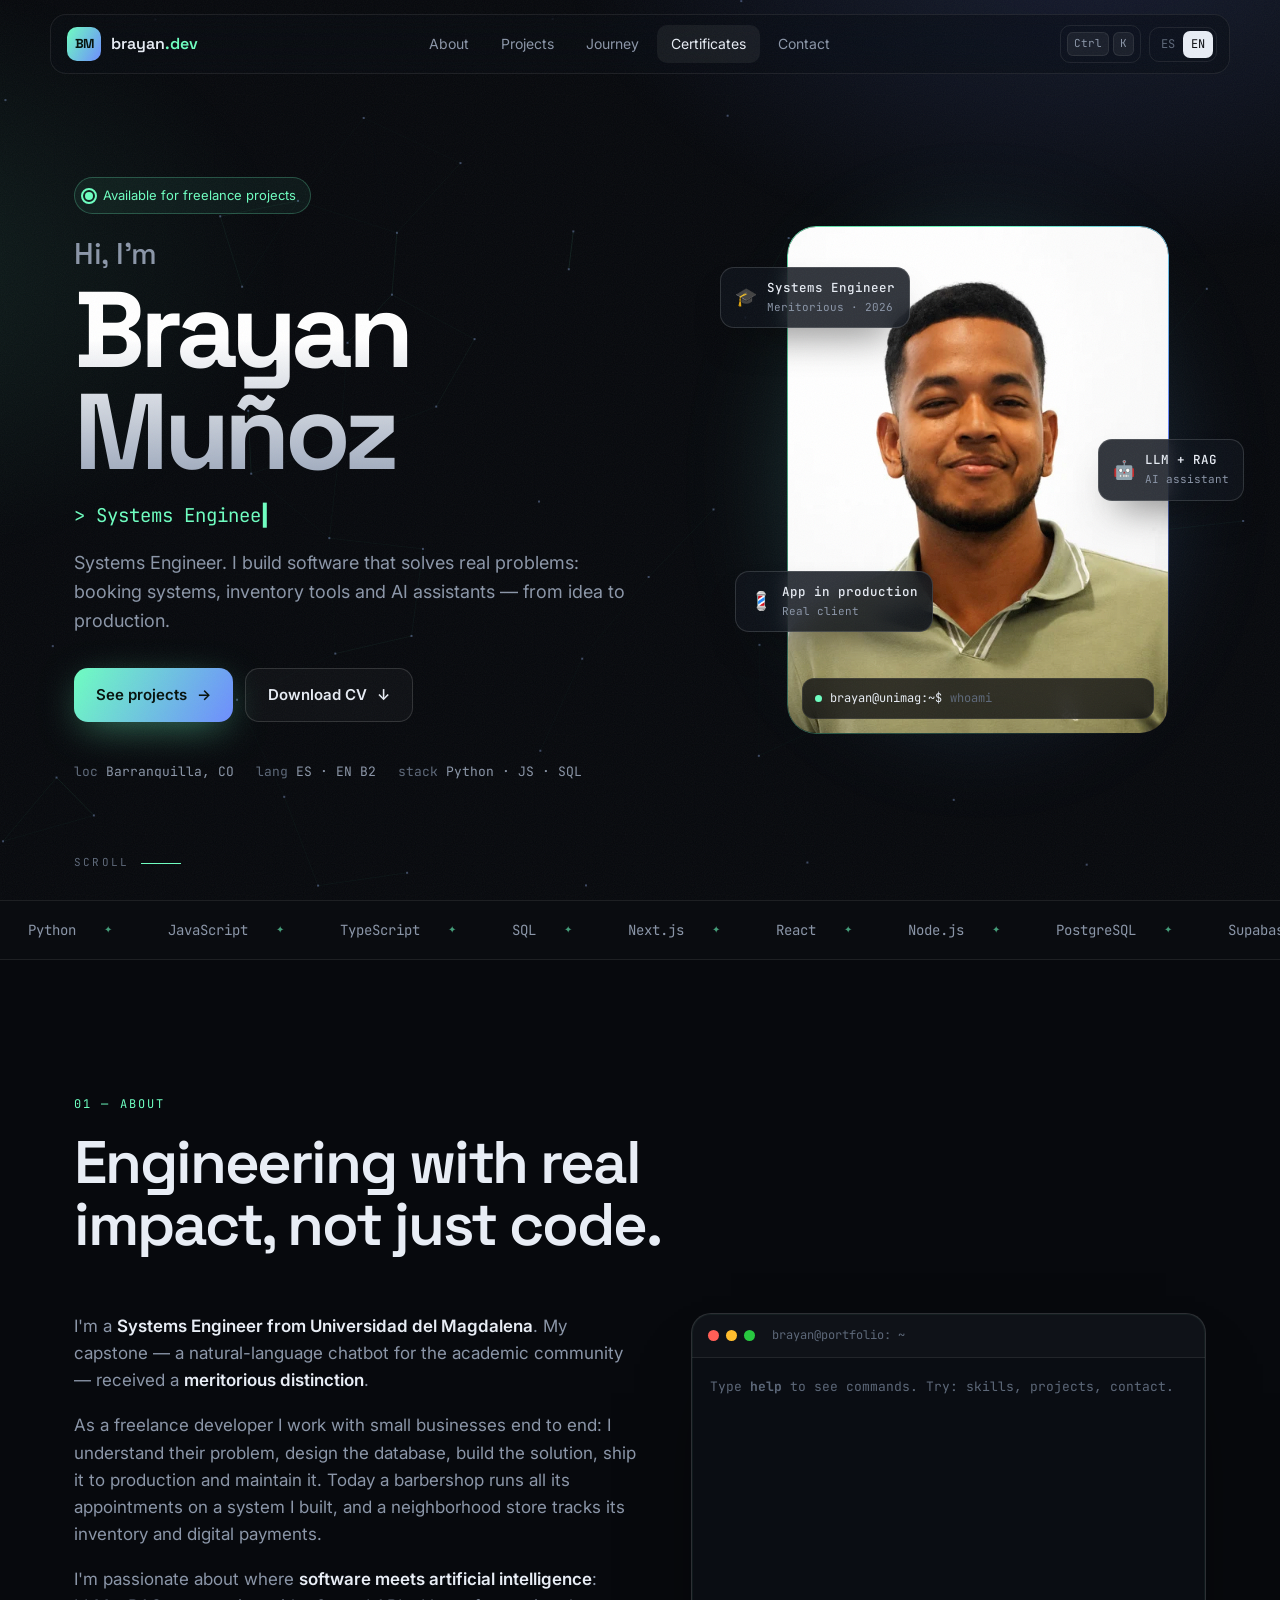
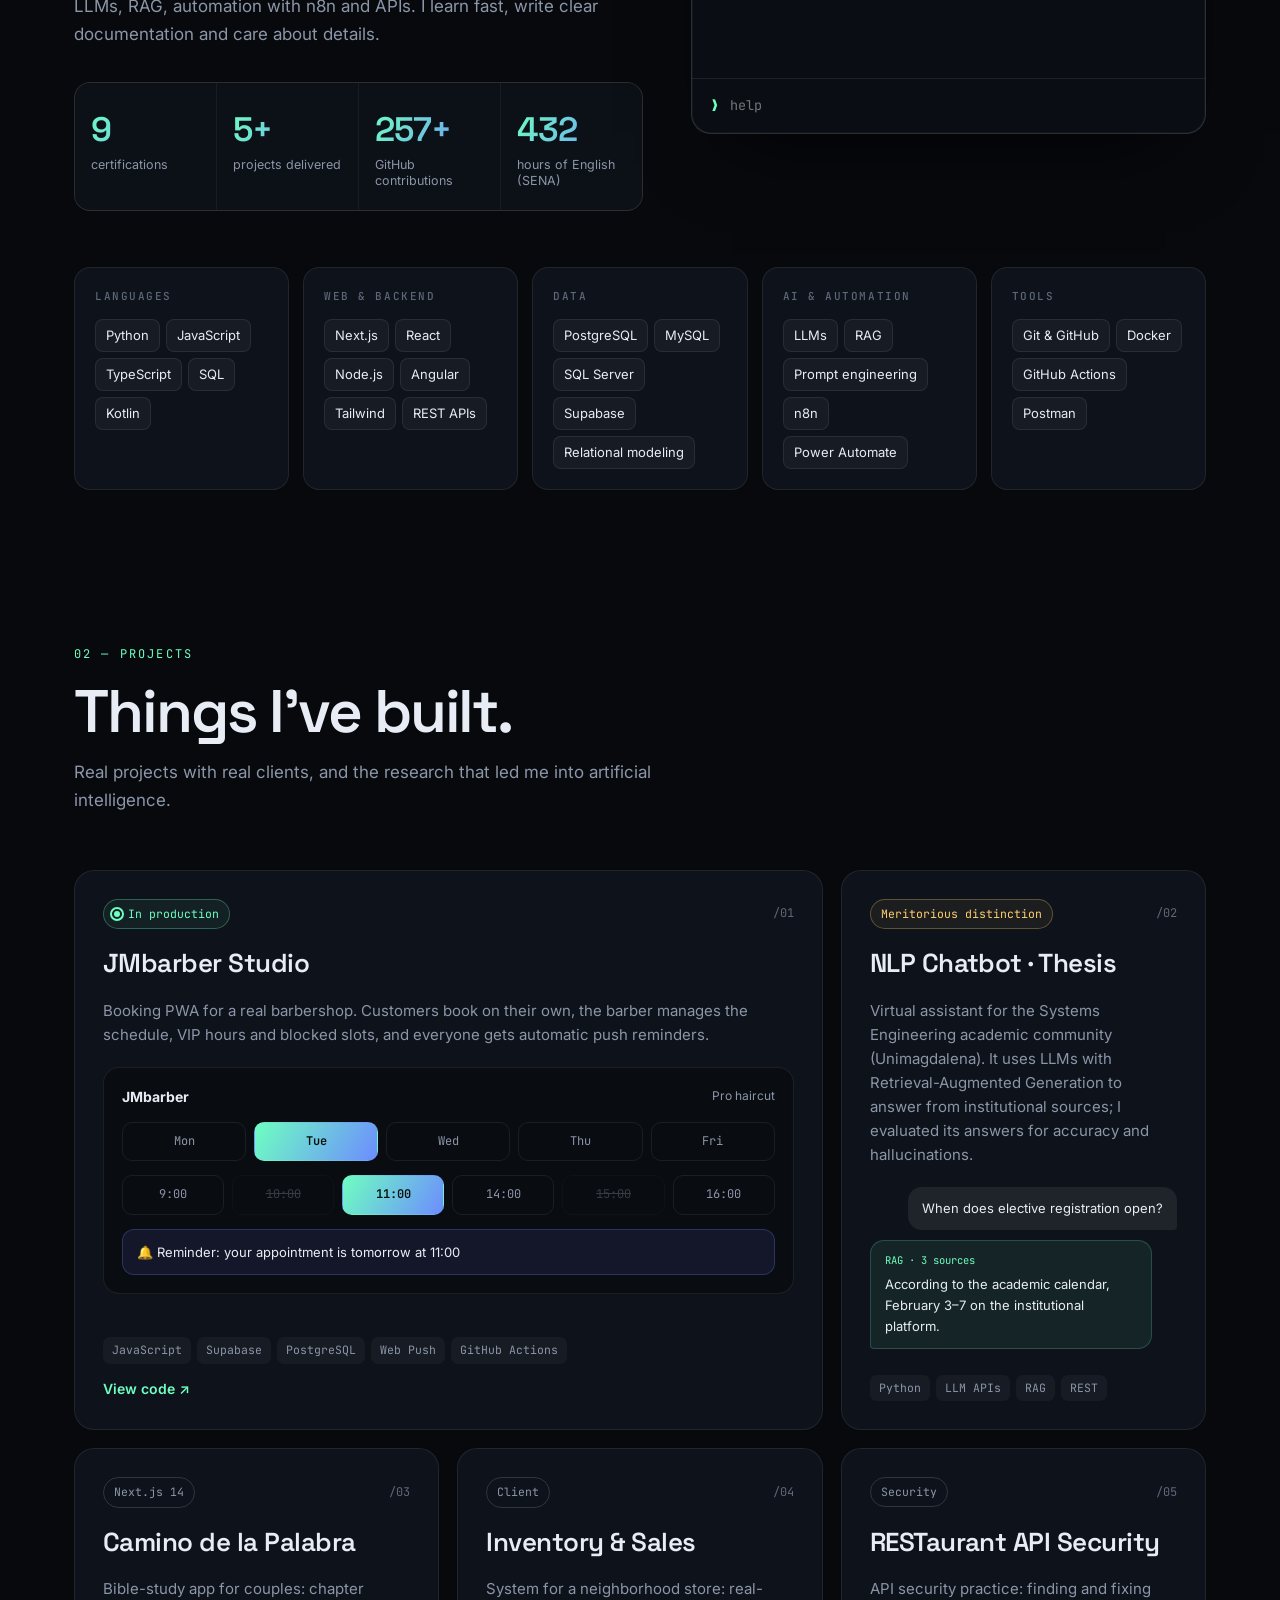
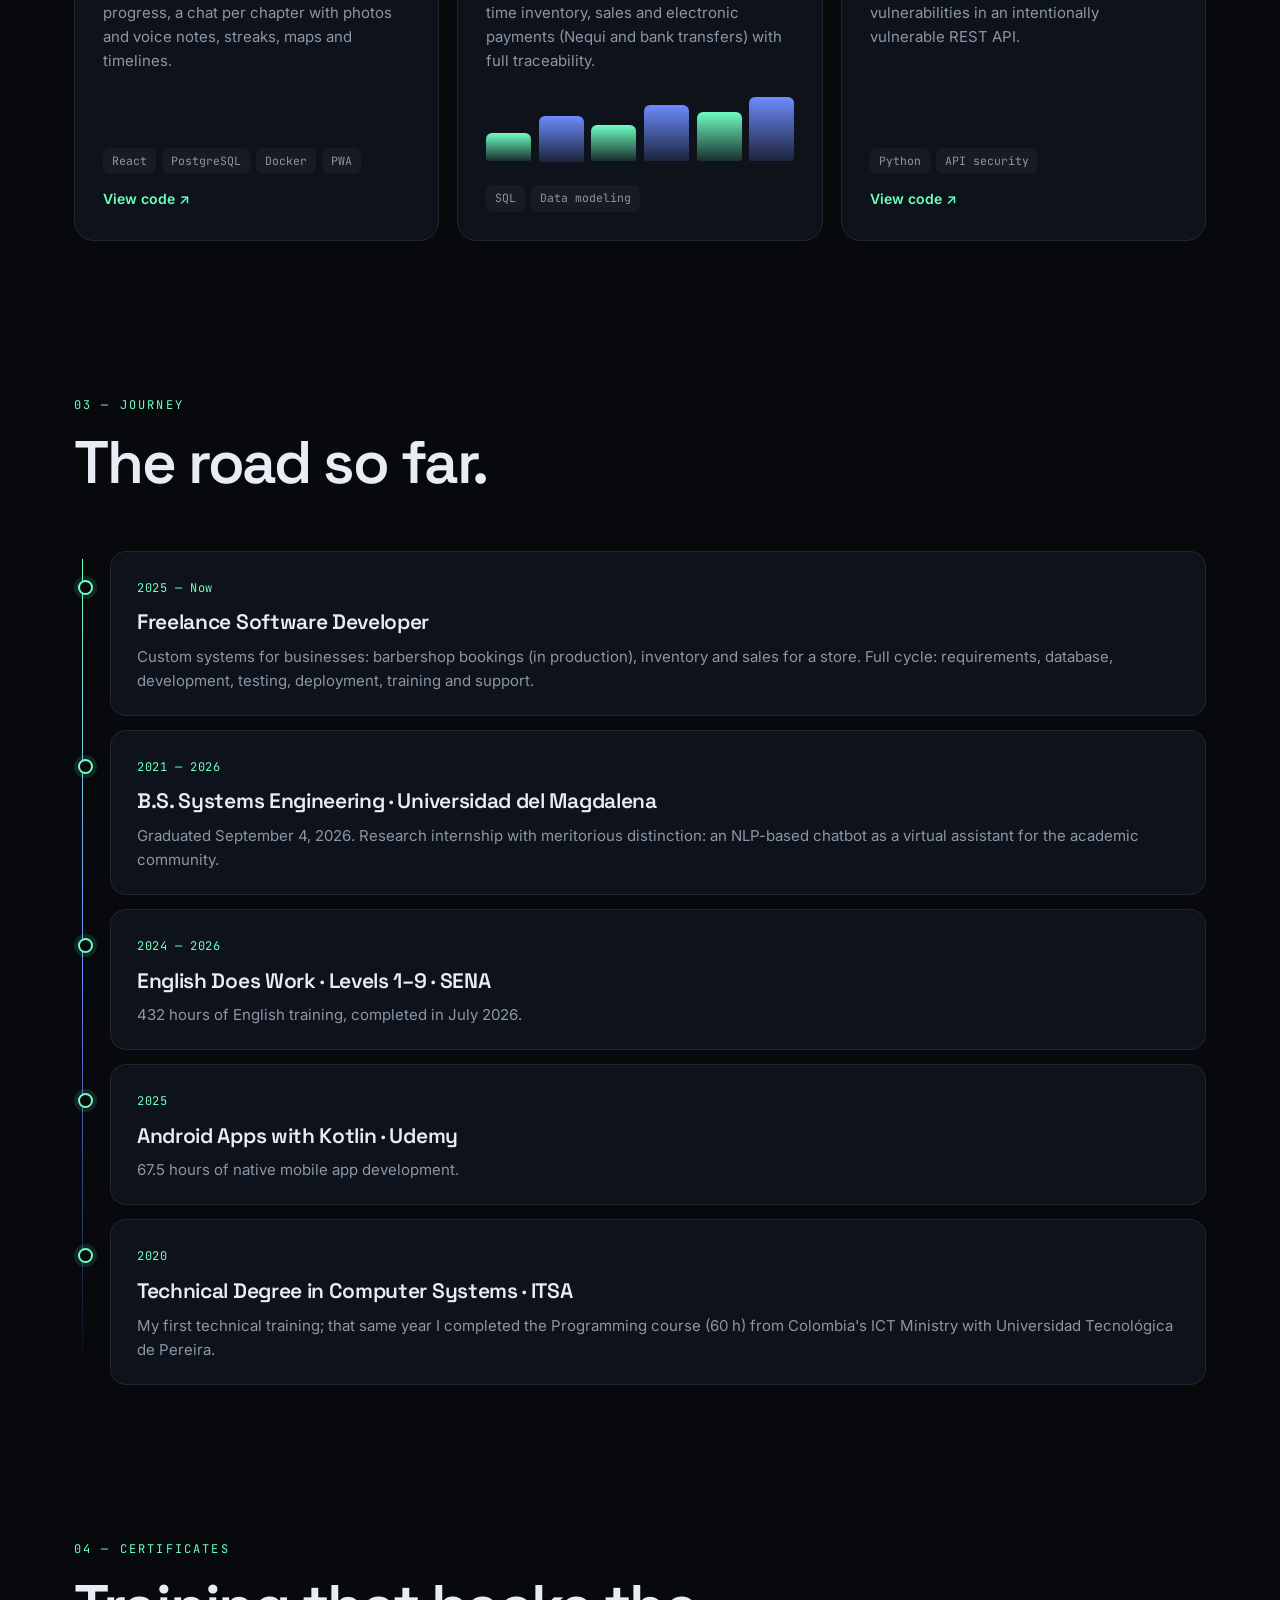
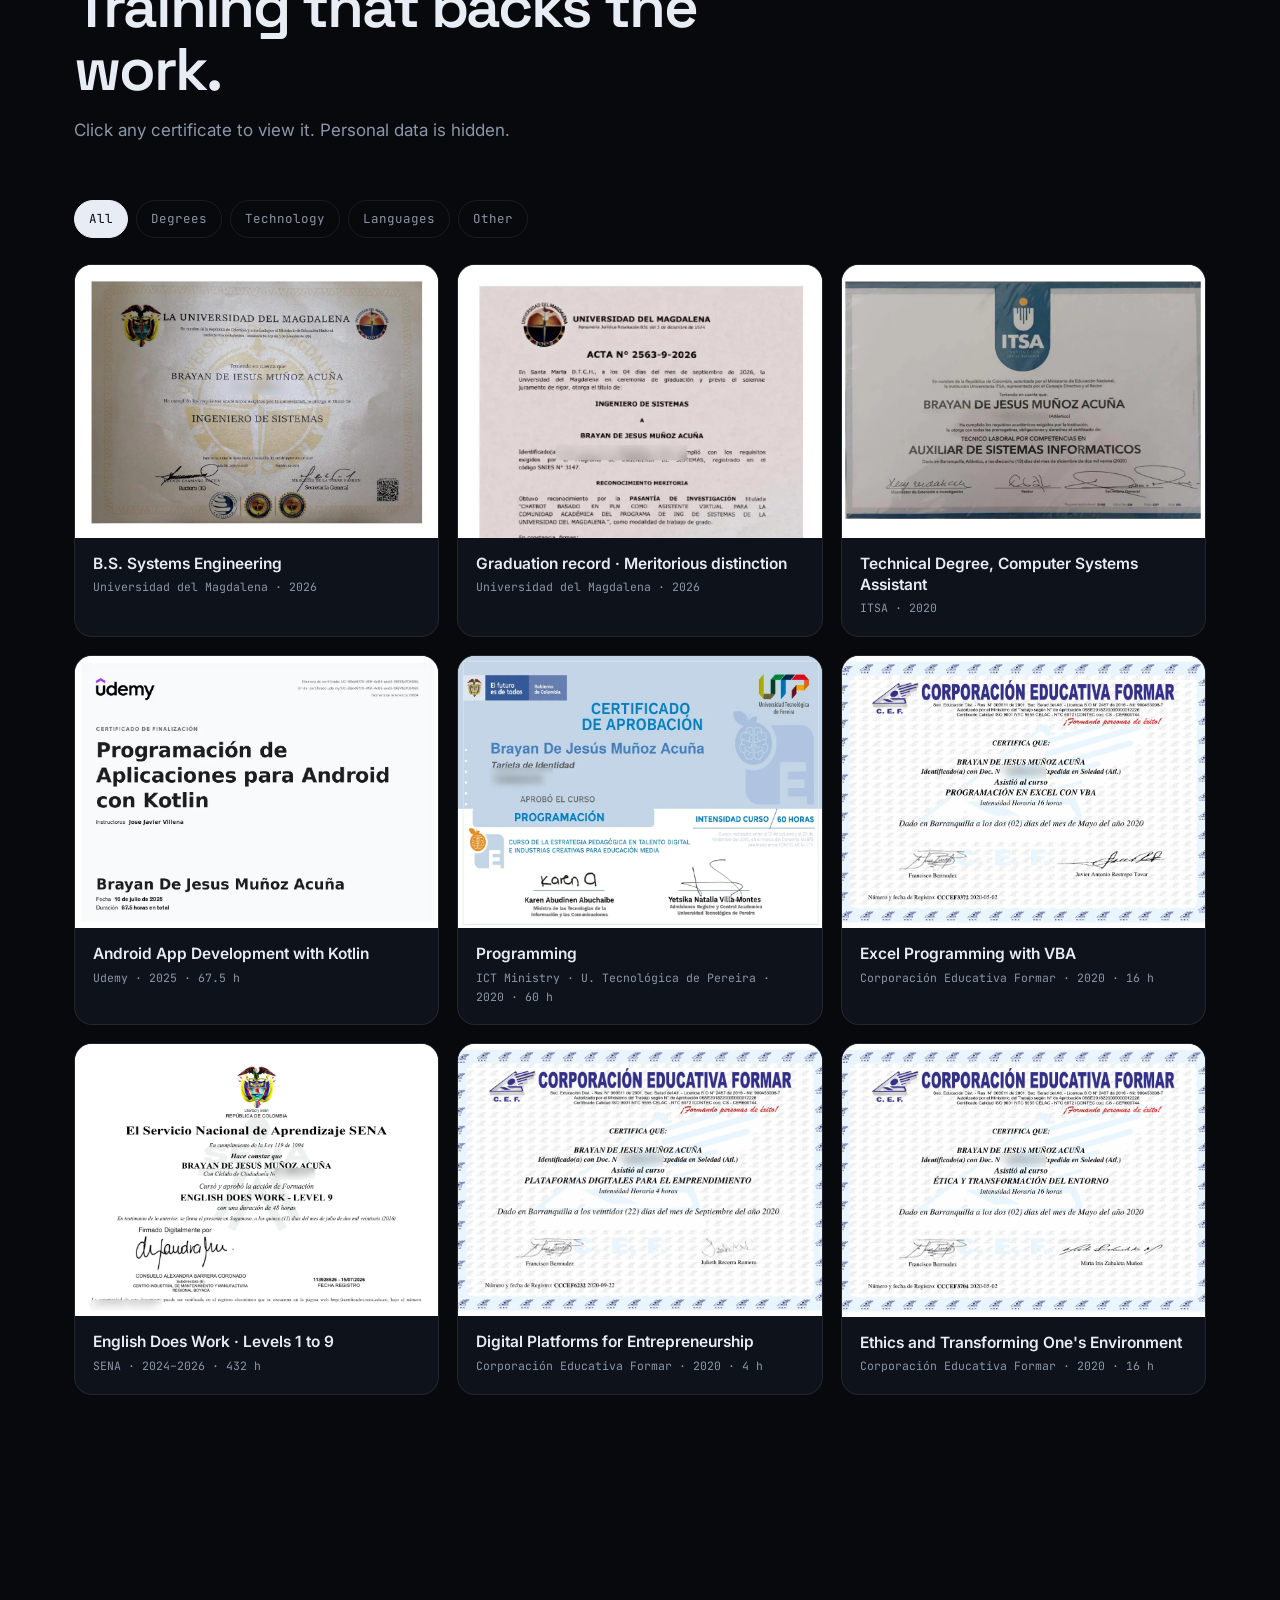
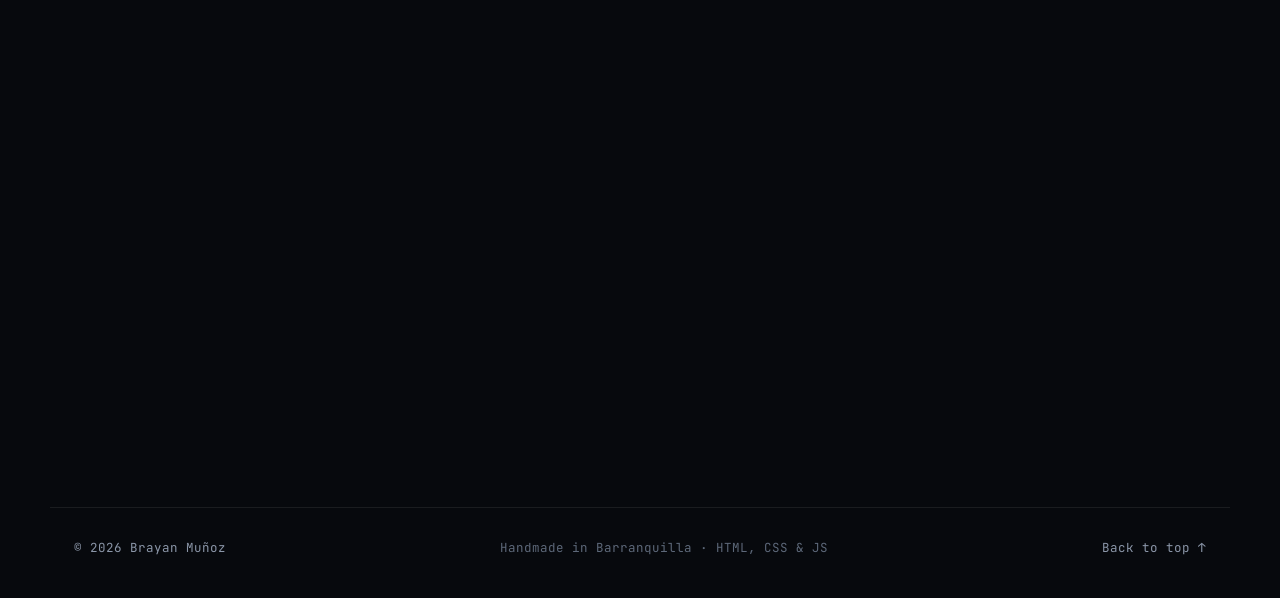
<file: index.html>
<!doctype html>
<html lang="es">
<head>
  <meta charset="utf-8" />
  <meta name="viewport" content="width=device-width, initial-scale=1" />
  <title>Brayan Muñoz · Ingeniero de Sistemas & Desarrollador</title>
  <meta name="description" content="Brayan Muñoz — Ingeniero de Sistemas y desarrollador de software en Barranquilla, Colombia. Aplicaciones web, asistentes con IA (LLM + RAG) y automatización para negocios reales." />
  <meta name="theme-color" content="#07090d" />
  <meta property="og:title" content="Brayan Muñoz · Ingeniero de Sistemas & Desarrollador" />
  <meta property="og:description" content="Aplicaciones web, asistentes con IA (LLM + RAG) y automatización para negocios reales." />
  <meta property="og:image" content="assets/brayan.webp" />
  <meta property="og:type" content="website" />
  <link rel="icon" href="assets/favicon.svg" type="image/svg+xml" />
  <link rel="preconnect" href="https://fonts.googleapis.com" />
  <link rel="preconnect" href="https://fonts.gstatic.com" crossorigin />
  <link href="https://fonts.googleapis.com/css2?family=Space+Grotesk:wght@400;500;600;700&family=Inter:wght@400;500;600&family=JetBrains+Mono:wght@400;500&display=swap" rel="stylesheet" />
  <link rel="stylesheet" href="styles.css" />
</head>
<body>
  <canvas id="bg" aria-hidden="true"></canvas>
  <div class="grain" aria-hidden="true"></div>

  <!-- NAV -->
  <header class="nav" id="nav">
    <a href="#top" class="brand" aria-label="Inicio">
      <span class="brand-mark">BM</span>
      <span class="brand-name">brayan<span class="accent">.dev</span></span>
    </a>
    <nav class="nav-links" aria-label="Principal">
      <a href="#sobre-mi" data-i18n="nav.about">Sobre mí</a>
      <a href="#proyectos" data-i18n="nav.projects">Proyectos</a>
      <a href="#trayectoria" data-i18n="nav.journey">Trayectoria</a>
      <a href="#certificados" data-i18n="nav.certs">Certificados</a>
      <a href="#contacto" data-i18n="nav.contact">Contacto</a>
    </nav>
    <div class="nav-actions">
      <button class="kbd-btn" id="openPalette" aria-label="Abrir buscador de comandos"><span class="kbd">Ctrl</span><span class="kbd">K</span></button>
      <button class="lang" id="langToggle" aria-label="Cambiar idioma"><span data-l="es">ES</span><span data-l="en">EN</span></button>
      <button class="menu-btn" id="menuBtn" aria-label="Menú" aria-expanded="false"><span></span><span></span></button>
    </div>
  </header>

  <main id="top">
    <!-- HERO -->
    <section class="hero">
      <div class="hero-copy">
        <a class="status" href="#contacto"><span class="pulse"></span><span data-i18n="hero.status">Disponible para proyectos freelance</span></a>
        <h1 class="hero-title">
          <span class="line" data-i18n="hero.hi">Hola, soy</span>
          <span class="line name">Brayan Muñoz</span>
        </h1>
        <p class="hero-role mono">&gt; <span id="typed"></span><span class="caret">▍</span></p>
        <p class="hero-lead" data-i18n="hero.lead">Ingeniero de Sistemas. Construyo software que resuelve problemas reales: sistemas de reservas, inventarios y asistentes con inteligencia artificial — desde la idea hasta producción.</p>
        <div class="hero-cta">
          <a class="btn primary" href="#proyectos"><span data-i18n="hero.cta1">Ver proyectos</span> <span aria-hidden="true">→</span></a>
          <a class="btn ghost cv-link" href="assets/Brayan_Munoz_CV_ES.pdf" download><span data-i18n="hero.cta2">Descargar CV</span> <span aria-hidden="true">↓</span></a>
        </div>
        <ul class="hero-meta mono">
          <li><span class="dim">loc</span> Barranquilla, CO</li>
          <li><span class="dim">lang</span> ES · EN B2</li>
          <li><span class="dim">stack</span> Python · JS · SQL</li>
        </ul>
      </div>

      <div class="hero-visual">
        <div class="portrait tilt" id="portrait">
          <img src="assets/brayan.webp" alt="Foto de Brayan Muñoz" width="480" height="640" fetchpriority="high" />
          <div class="scan" aria-hidden="true"></div>
          <div class="portrait-tag mono">
            <span class="dot"></span> brayan@unimag:~$ <span class="dim">whoami</span>
          </div>
          <div class="float-card fc-1 mono"><span class="ico">🎓</span><div><b data-i18n="hero.fc1a">Ingeniero de Sistemas</b><small data-i18n="hero.fc1b">Meritoria · 2026</small></div></div>
          <div class="float-card fc-2 mono"><span class="ico">🤖</span><div><b>LLM + RAG</b><small data-i18n="hero.fc2b">Asistente con IA</small></div></div>
          <div class="float-card fc-3 mono"><span class="ico">💈</span><div><b data-i18n="hero.fc3a">App en producción</b><small data-i18n="hero.fc3b">Cliente real</small></div></div>
        </div>
      </div>

      <a href="#sobre-mi" class="scroll-cue mono" aria-label="Bajar"><span data-i18n="hero.scroll">scroll</span><i></i></a>
    </section>

    <!-- MARQUEE -->
    <div class="marquee" aria-hidden="true">
      <div class="track mono">
        <span>Python</span><span>JavaScript</span><span>TypeScript</span><span>SQL</span><span>Next.js</span><span>React</span><span>Node.js</span><span>PostgreSQL</span><span>Supabase</span><span>Docker</span><span>LLMs</span><span>RAG</span><span>n8n</span><span>Kotlin</span><span>REST APIs</span><span>Git</span>
        <span>Python</span><span>JavaScript</span><span>TypeScript</span><span>SQL</span><span>Next.js</span><span>React</span><span>Node.js</span><span>PostgreSQL</span><span>Supabase</span><span>Docker</span><span>LLMs</span><span>RAG</span><span>n8n</span><span>Kotlin</span><span>REST APIs</span><span>Git</span>
      </div>
    </div>

    <!-- ABOUT -->
    <section class="section" id="sobre-mi">
      <div class="section-head reveal">
        <span class="eyebrow mono">01 — <span data-i18n="nav.about">Sobre mí</span></span>
        <h2 data-i18n="about.title">Ingeniería con impacto real, no solo código.</h2>
      </div>

      <div class="about-grid">
        <div class="about-text reveal">
          <p data-i18n="about.p1">Soy <b>Ingeniero de Sistemas de la Universidad del Magdalena</b>. Mi trabajo de grado — un chatbot con procesamiento de lenguaje natural para la comunidad académica — recibió <b>reconocimiento meritorio</b>.</p>
          <p data-i18n="about.p2">Como desarrollador freelance acompaño a pequeños negocios de principio a fin: entiendo su problema, diseño la base de datos, construyo la solución, la pongo en producción y la mantengo. Hoy una barbería gestiona todas sus citas con un sistema que construí, y una tienda de barrio controla su inventario y pagos digitales.</p>
          <p data-i18n="about.p3">Me apasiona la intersección entre <b>software e inteligencia artificial</b>: LLMs, RAG, automatización con n8n y APIs. Aprendo rápido, escribo documentación clara y cuido los detalles.</p>
          <div class="stats">
            <div class="stat"><b data-count="9">0</b><span data-i18n="about.s1">certificaciones</span></div>
            <div class="stat"><b data-count="5" data-suffix="+">0</b><span data-i18n="about.s2">proyectos entregados</span></div>
            <div class="stat"><b data-count="257" data-suffix="+">0</b><span data-i18n="about.s3">contribuciones en GitHub</span></div>
            <div class="stat"><b data-count="432">0</b><span data-i18n="about.s4">horas de inglés (SENA)</span></div>
          </div>
        </div>

        <div class="terminal reveal" id="terminal" aria-label="Terminal interactiva">
          <div class="term-bar"><i></i><i></i><i></i><span class="mono">brayan@portfolio: ~</span></div>
          <div class="term-body mono" id="termBody">
            <p class="dim" data-i18n="term.hint">Escribe <b>help</b> para ver los comandos. Prueba: skills, projects, contact.</p>
          </div>
          <form class="term-input mono" id="termForm" autocomplete="off">
            <label for="termIn" class="prompt">❯</label>
            <input id="termIn" type="text" spellcheck="false" aria-label="Comando" placeholder="help" />
          </form>
        </div>
      </div>

      <div class="skills reveal">
        <div class="skill-col">
          <h3 class="mono" data-i18n="skills.lang">Lenguajes</h3>
          <ul class="chips"><li>Python</li><li>JavaScript</li><li>TypeScript</li><li>SQL</li><li>Kotlin</li></ul>
        </div>
        <div class="skill-col">
          <h3 class="mono" data-i18n="skills.web">Web &amp; Backend</h3>
          <ul class="chips"><li>Next.js</li><li>React</li><li>Node.js</li><li>Angular</li><li>Tailwind</li><li>REST APIs</li></ul>
        </div>
        <div class="skill-col">
          <h3 class="mono" data-i18n="skills.data">Datos</h3>
          <ul class="chips"><li>PostgreSQL</li><li>MySQL</li><li>SQL Server</li><li>Supabase</li><li data-i18n="skills.model">Modelado relacional</li></ul>
        </div>
        <div class="skill-col">
          <h3 class="mono" data-i18n="skills.ai">IA &amp; Automatización</h3>
          <ul class="chips"><li>LLMs</li><li>RAG</li><li>Prompt engineering</li><li>n8n</li><li>Power Automate</li></ul>
        </div>
        <div class="skill-col">
          <h3 class="mono" data-i18n="skills.tools">Herramientas</h3>
          <ul class="chips"><li>Git &amp; GitHub</li><li>Docker</li><li>GitHub Actions</li><li>Postman</li></ul>
        </div>
      </div>
    </section>

    <!-- PROJECTS -->
    <section class="section" id="proyectos">
      <div class="section-head reveal">
        <span class="eyebrow mono">02 — <span data-i18n="nav.projects">Proyectos</span></span>
        <h2 data-i18n="proj.title">Cosas que he construido.</h2>
        <p class="section-sub" data-i18n="proj.sub">Proyectos reales con clientes reales, y la investigación que me llevó a la inteligencia artificial.</p>
      </div>

      <div class="bento">
        <article class="card project p-feature reveal" data-glow>
          <div class="p-top">
            <span class="badge live"><span class="pulse"></span><span data-i18n="proj.live">En producción</span></span>
            <span class="p-idx mono">/01</span>
          </div>
          <h3>JMbarber Studio</h3>
          <p data-i18n="proj.jm">PWA de reservas para una barbería real. Los clientes agendan solos, el barbero administra su agenda, horarios VIP y bloqueos, y todos reciben recordatorios push automáticos.</p>
          <div class="mock" aria-hidden="true">
            <div class="mock-head"><b>JMbarber</b><span data-i18n="proj.cut">Corte profesional</span></div>
            <div class="mock-days"><span data-i18n="d.mon">Lun</span><span class="on" data-i18n="d.tue">Mar</span><span data-i18n="d.wed">Mié</span><span data-i18n="d.thu">Jue</span><span data-i18n="d.fri">Vie</span></div>
            <div class="mock-slots"><span>9:00</span><span class="taken">10:00</span><span class="on">11:00</span><span>14:00</span><span class="taken">15:00</span><span>16:00</span></div>
            <div class="mock-push">🔔 <span data-i18n="proj.push">Recordatorio: tu cita es mañana a las 11:00</span></div>
          </div>
          <ul class="tags mono"><li>JavaScript</li><li>Supabase</li><li>PostgreSQL</li><li>Web Push</li><li>GitHub Actions</li></ul>
          <a class="p-link" href="https://github.com/Brayan744/JMbBarbersStudio" target="_blank" rel="noopener"><span data-i18n="proj.code">Ver código</span> ↗</a>
        </article>

        <article class="card project p-ai reveal" data-glow>
          <div class="p-top">
            <span class="badge gold"><span data-i18n="proj.merit">Reconocimiento meritorio</span></span>
            <span class="p-idx mono">/02</span>
          </div>
          <h3 data-i18n="proj.thesis">Chatbot con PLN · Tesis</h3>
          <p data-i18n="proj.ai">Asistente virtual para la comunidad académica de Ingeniería de Sistemas (Unimagdalena). Usa LLMs con Retrieval-Augmented Generation para responder con información institucional; evalué sus respuestas en precisión y alucinaciones.</p>
          <div class="chat" aria-hidden="true">
            <div class="msg user" data-i18n="proj.q">¿Cuándo abren inscripciones de electivas?</div>
            <div class="msg bot"><span class="src mono" data-i18n="proj.src">RAG · 3 fuentes</span><span data-i18n="proj.a">Según el calendario académico, del 3 al 7 de febrero en la plataforma institucional.</span></div>
          </div>
          <ul class="tags mono"><li>Python</li><li>LLM APIs</li><li>RAG</li><li>REST</li></ul>
        </article>

        <article class="card project p-camino reveal" data-glow>
          <div class="p-top"><span class="badge">Next.js 14</span><span class="p-idx mono">/03</span></div>
          <h3>Camino de la Palabra</h3>
          <p data-i18n="proj.camino">App de estudio bíblico en pareja: progreso por capítulo, chat por capítulo con fotos y notas de voz, rachas, mapas y líneas de tiempo.</p>
          <ul class="tags mono"><li>React</li><li>PostgreSQL</li><li>Docker</li><li>PWA</li></ul>
          <a class="p-link" href="https://github.com/Brayan744/Camino" target="_blank" rel="noopener"><span data-i18n="proj.code">Ver código</span> ↗</a>
        </article>

        <article class="card project p-store reveal" data-glow>
          <div class="p-top"><span class="badge" data-i18n="proj.client">Cliente</span><span class="p-idx mono">/04</span></div>
          <h3 data-i18n="proj.storeT">Inventario &amp; Ventas</h3>
          <p data-i18n="proj.store">Sistema para una tienda de barrio: inventario en tiempo real, ventas y pagos electrónicos (Nequi y transferencias) con trazabilidad completa.</p>
          <div class="bars" aria-hidden="true"><i style="--h:40%"></i><i style="--h:65%"></i><i style="--h:52%"></i><i style="--h:80%"></i><i style="--h:70%"></i><i style="--h:92%"></i></div>
          <ul class="tags mono"><li>SQL</li><li data-i18n="proj.dm">Modelado de datos</li></ul>
        </article>

        <article class="card project p-sec reveal" data-glow>
          <div class="p-top"><span class="badge">Security</span><span class="p-idx mono">/05</span></div>
          <h3>RESTaurant API Security</h3>
          <p data-i18n="proj.sec">Práctica de seguridad en APIs: encontrar y corregir vulnerabilidades en una API REST intencionalmente vulnerable.</p>
          <ul class="tags mono"><li>Python</li><li>API security</li></ul>
          <a class="p-link" href="https://github.com/Brayan744/proyecto-Damn-Vulnerable-RESTaurant-API-Game-personal" target="_blank" rel="noopener"><span data-i18n="proj.code">Ver código</span> ↗</a>
        </article>
      </div>
    </section>

    <!-- JOURNEY -->
    <section class="section" id="trayectoria">
      <div class="section-head reveal">
        <span class="eyebrow mono">03 — <span data-i18n="nav.journey">Trayectoria</span></span>
        <h2 data-i18n="jour.title">El camino hasta aquí.</h2>
      </div>
      <ol class="timeline">
        <li class="reveal">
          <span class="t-date mono">2025 — <span data-i18n="jour.now">Hoy</span></span>
          <h3 data-i18n="jour.fl">Desarrollador de Software Freelance</h3>
          <p data-i18n="jour.flp">Sistemas a medida para negocios: reservas para barbería (en producción), inventario y ventas para tienda. Ciclo completo: requisitos, base de datos, desarrollo, pruebas, despliegue, capacitación y soporte.</p>
        </li>
        <li class="reveal">
          <span class="t-date mono">2021 — 2026</span>
          <h3 data-i18n="jour.ing">Ingeniería de Sistemas · Universidad del Magdalena</h3>
          <p data-i18n="jour.ingp">Grado el 4 de septiembre de 2026. Pasantía de investigación con reconocimiento meritorio: chatbot basado en PLN como asistente virtual para la comunidad académica.</p>
        </li>
        <li class="reveal">
          <span class="t-date mono">2024 — 2026</span>
          <h3 data-i18n="jour.en">English Does Work · Niveles 1–9 · SENA</h3>
          <p data-i18n="jour.enp">432 horas de formación en inglés, completadas en julio de 2026.</p>
        </li>
        <li class="reveal">
          <span class="t-date mono">2025</span>
          <h3 data-i18n="jour.kt">Apps Android con Kotlin · Udemy</h3>
          <p data-i18n="jour.ktp">67,5 horas de desarrollo de aplicaciones móviles nativas.</p>
        </li>
        <li class="reveal">
          <span class="t-date mono">2020</span>
          <h3 data-i18n="jour.itsa">Técnico Laboral en Sistemas Informáticos · ITSA</h3>
          <p data-i18n="jour.itsap">Mi primera formación técnica; ese mismo año completé el curso de Programación (60 h) del Ministerio TIC con la Universidad Tecnológica de Pereira.</p>
        </li>
      </ol>
    </section>

    <!-- CERTIFICATES -->
    <section class="section" id="certificados">
      <div class="section-head reveal">
        <span class="eyebrow mono">04 — <span data-i18n="nav.certs">Certificados</span></span>
        <h2 data-i18n="cert.title">Formación que respalda el trabajo.</h2>
        <p class="section-sub" data-i18n="cert.sub">Haz clic en cualquier certificado para verlo. Los datos personales están ocultos.</p>
      </div>
      <div class="filters mono" role="tablist">
        <button class="on" data-filter="all" data-i18n="cert.all">Todos</button>
        <button data-filter="degree" data-i18n="cert.degree">Títulos</button>
        <button data-filter="tech" data-i18n="cert.tech">Tecnología</button>
        <button data-filter="lang" data-i18n="cert.lang">Idiomas</button>
        <button data-filter="other" data-i18n="cert.other">Otros</button>
      </div>
      <div class="certs" id="certGrid"></div>
    </section>

    <!-- CONTACT -->
    <section class="section contact" id="contacto">
      <div class="contact-card reveal" data-glow>
        <span class="eyebrow mono">05 — <span data-i18n="nav.contact">Contacto</span></span>
        <h2 class="big" data-i18n="contact.title">¿Tienes un proyecto en mente?</h2>
        <p class="section-sub" data-i18n="contact.sub">Cuéntame qué necesitas. Respondo rápido y te propongo una solución clara, con tiempos y alcance definidos.</p>
        <div class="contact-actions">
          <button class="btn primary copy" id="copyEmail" data-email="brayanmunioz6@gmail.com"><span class="mono">brayanmunioz6@gmail.com</span> <span class="copy-label" data-i18n="contact.copy">Copiar</span></button>
          <a class="btn ghost" href="https://wa.me/573115851187" target="_blank" rel="noopener">WhatsApp ↗</a>
        </div>
        <div class="socials mono">
          <a href="https://www.linkedin.com/in/brayan-de-jesus-mu%C3%B1oz-acu%C3%B1a-335444349/" target="_blank" rel="noopener">LinkedIn ↗</a>
          <a href="https://github.com/Brayan744" target="_blank" rel="noopener">GitHub ↗</a>
          <a class="cv-link" href="assets/Brayan_Munoz_CV_ES.pdf" download>CV (PDF) ↓</a>
        </div>
      </div>
    </section>
  </main>

  <footer class="footer mono">
    <span>© <span id="year"></span> Brayan Muñoz</span>
    <span class="dim" data-i18n="footer.made">Hecho a mano en Barranquilla · HTML, CSS &amp; JS</span>
    <a href="#top" data-i18n="footer.top">Volver arriba ↑</a>
  </footer>

  <!-- LIGHTBOX -->
  <dialog class="lightbox" id="lightbox">
    <button class="lb-close" id="lbClose" aria-label="Cerrar">✕</button>
    <img id="lbImg" alt="" />
    <p class="lb-cap mono" id="lbCap"></p>
  </dialog>

  <!-- COMMAND PALETTE -->
  <dialog class="palette" id="palette">
    <div class="pal-search">
      <span class="mono dim">⌘</span>
      <input id="palIn" type="text" placeholder="Busca una sección o acción…" aria-label="Buscar comando" autocomplete="off" />
      <span class="kbd">Esc</span>
    </div>
    <ul id="palList" class="pal-list" role="listbox"></ul>
  </dialog>

  <div class="toast mono" id="toast" role="status" aria-live="polite"></div>

  <script src="main.js" defer></script>
</body>
</html>
</file>
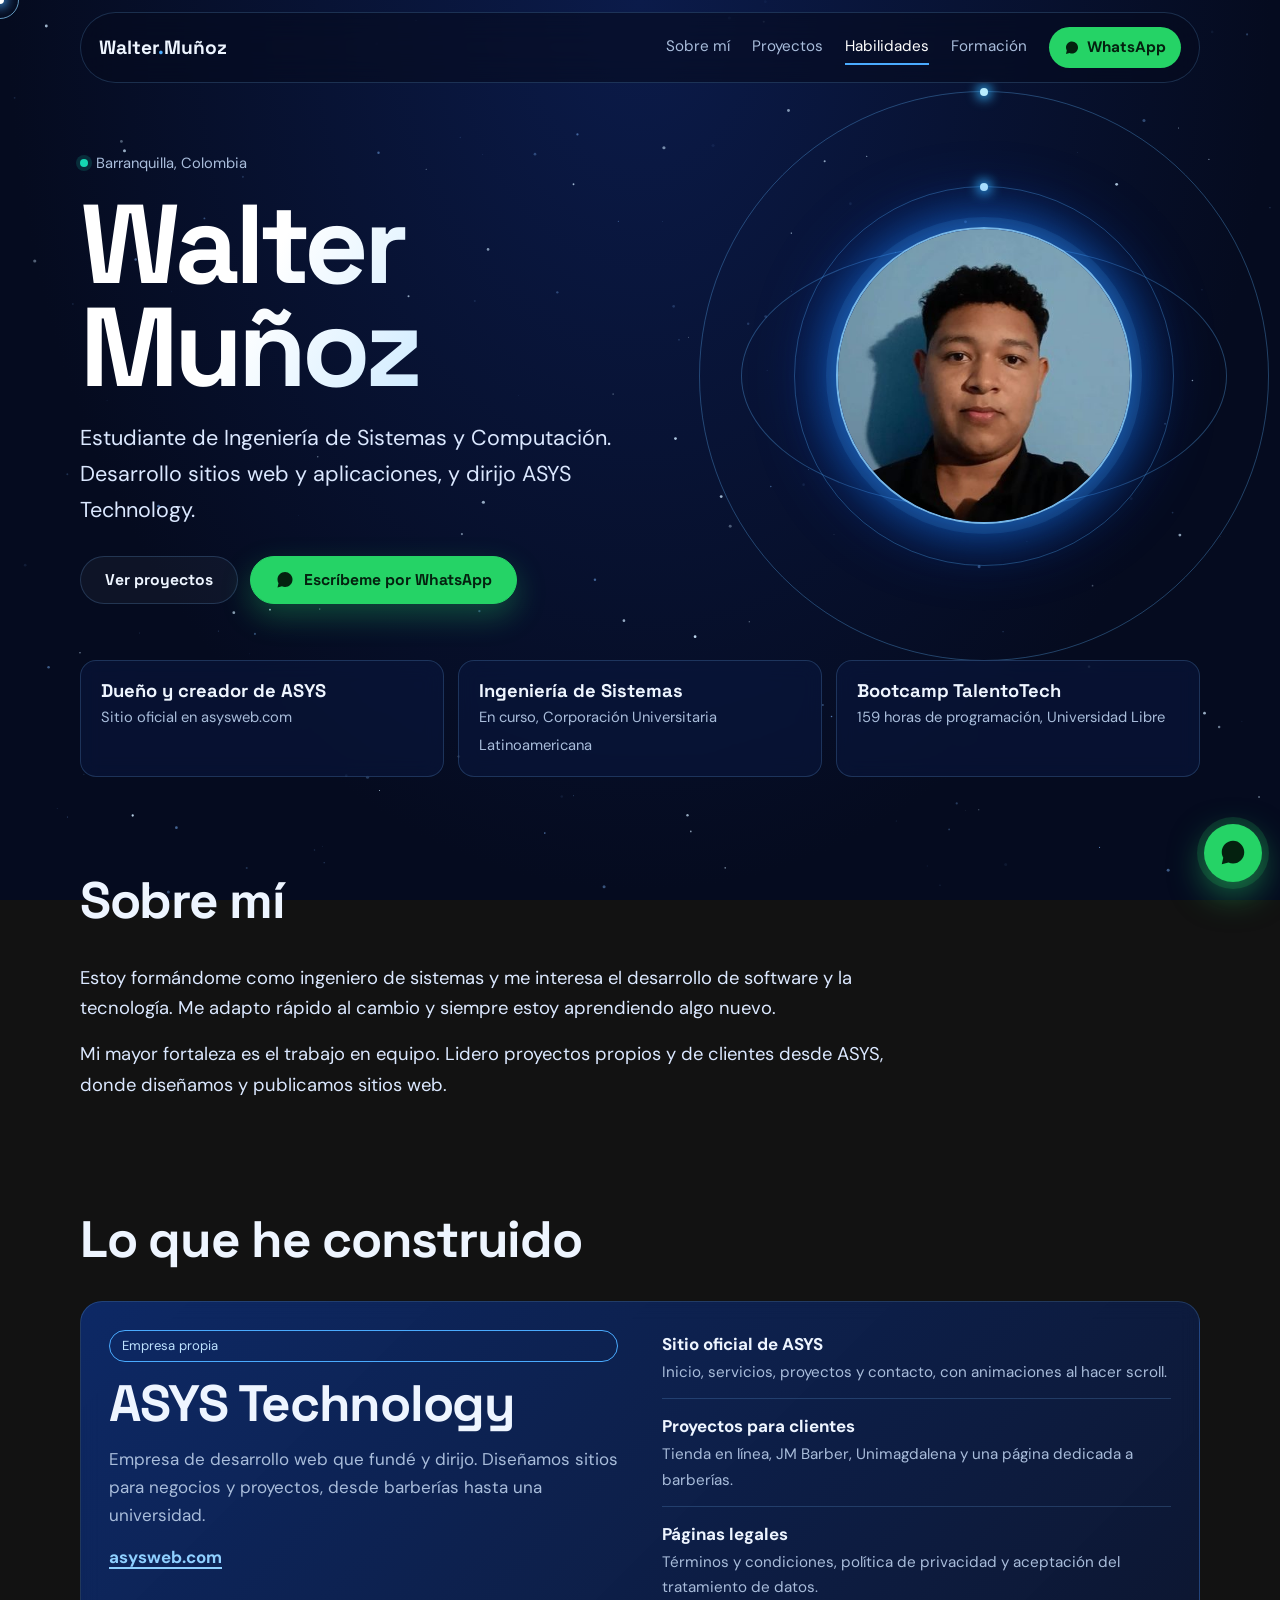
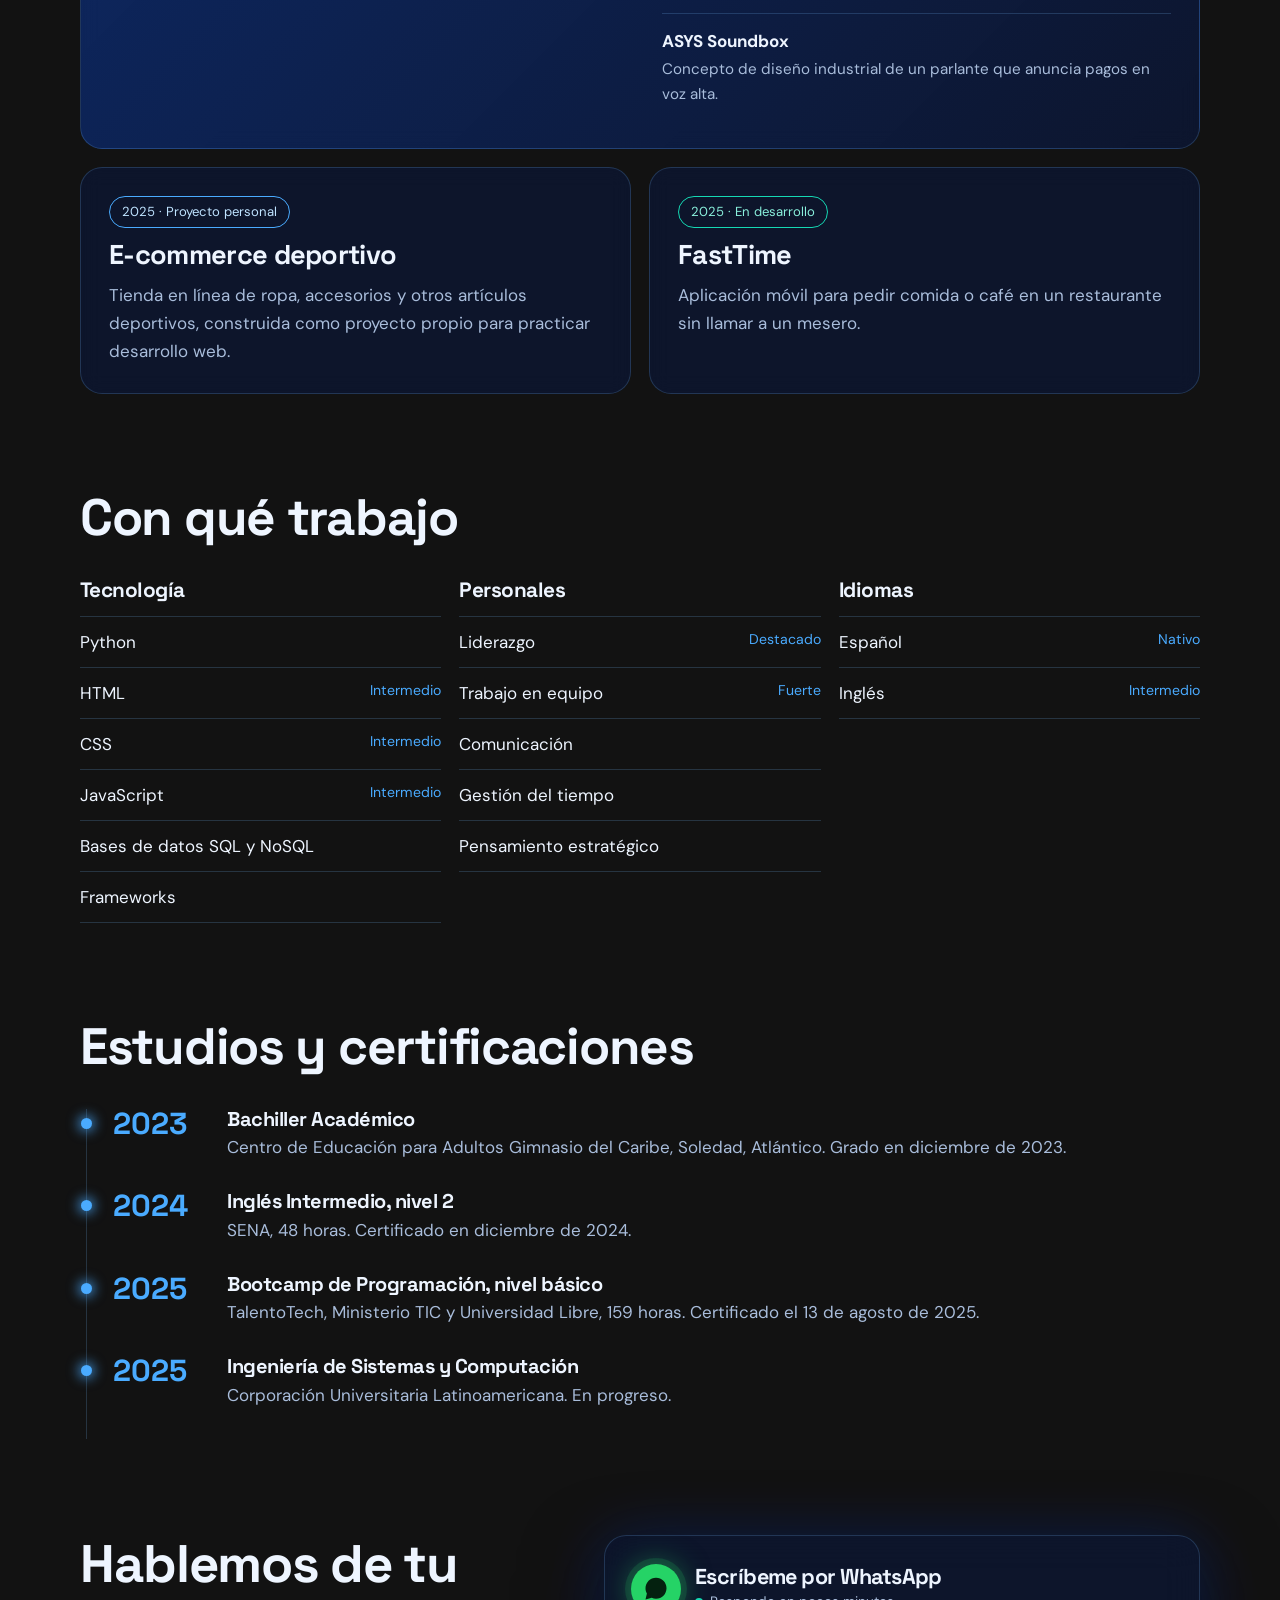
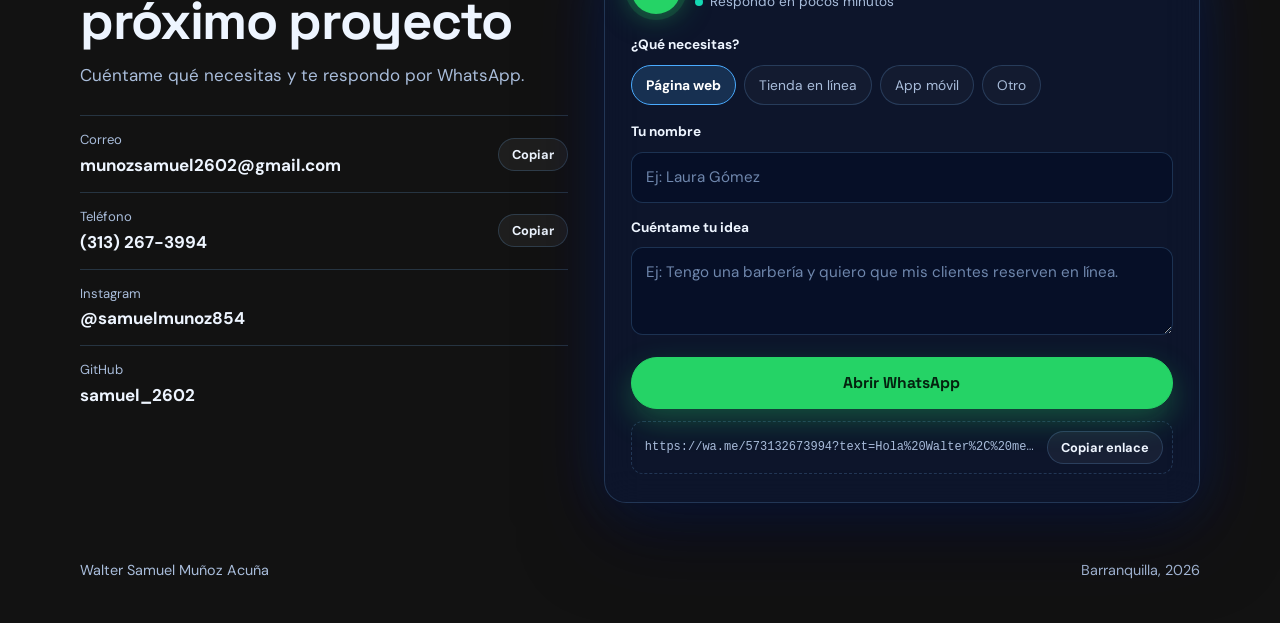
<file: walter/index.html>
<!doctype html>
<html lang="es">
<head>
<meta charset="utf-8">
<meta name="viewport" content="width=device-width, initial-scale=1, viewport-fit=cover">
<title>Walter Muñoz · Desarrollador web y fundador de ASYS</title>
<meta name="description" content="Estudiante de Ingeniería de Sistemas en Barranquilla. Desarrollo sitios web y aplicaciones, y dirijo ASYS Technology.">
<link rel="preconnect" href="https://fonts.googleapis.com">
<link rel="preconnect" href="https://fonts.gstatic.com" crossorigin>
<link rel="stylesheet" href="https://fonts.googleapis.com/css2?family=DM+Sans:wght@400;500;700&family=Space+Grotesk:wght@500;700&display=swap">
<style>
:root{color-scheme:dark;--bg:#050b1f;--bg2:#0b1b4a;--card:rgba(10,24,64,.55);--line:rgba(122,190,255,.2);--text:#eef5ff;--muted:#a9bddb;--blue:#074CE3;--glow:#4aabff;--wa:#25D366;--wa-ink:#04210f;
--display:'Space Grotesk','Segoe UI',system-ui,sans-serif;--body:'DM Sans','Segoe UI',system-ui,sans-serif;box-sizing:border-box;padding-top:env(safe-area-inset-top,0px);padding-bottom:env(safe-area-inset-bottom,0px)}
*{box-sizing:border-box;margin:0;padding:0}
html{scroll-behavior:smooth;scroll-padding-top:84px}
body{font:400 1.0625rem/1.65 var(--body);color:var(--text);background:radial-gradient(ellipse at 50% 0,var(--bg2) 0,var(--bg) 70%) fixed;overflow-x:hidden;
padding-left:max(16px,env(safe-area-inset-left,0px));padding-right:max(16px,env(safe-area-inset-right,0px))}
a{color:inherit}
:focus-visible{outline:3px solid var(--glow);outline-offset:3px;border-radius:6px}
#stars{position:fixed;inset:0;width:100%;height:100%;z-index:0;pointer-events:none}
.wrap{position:relative;z-index:1;max-width:1120px;margin:0 auto}
h1,h2,h3{font-family:var(--display);line-height:1.08;letter-spacing:-.025em;text-wrap:balance}
.muted{color:var(--muted)}

/* nav */
.top{position:sticky;top:0;z-index:20;display:flex;align-items:center;justify-content:space-between;gap:16px;flex-wrap:wrap;padding:14px 18px;margin:12px 0 0;
border:1px solid var(--line);border-radius:999px;background:rgba(5,11,31,.6);backdrop-filter:blur(16px);-webkit-backdrop-filter:blur(16px)}
.brand{font:700 1.2rem var(--display);text-decoration:none}.brand span{color:var(--glow)}
.nav{display:flex;gap:4px 22px;flex-wrap:wrap;align-items:center}
.nav a{text-decoration:none;font-size:.95rem;color:var(--muted);padding:4px 0;border-bottom:2px solid transparent;transition:color .2s,border-color .2s}
.nav a:hover,.nav a.on{color:#fff;border-bottom-color:var(--glow)}
.nav .wa-mini{display:inline-flex;align-items:center;gap:7px;padding:8px 15px;border-radius:999px;background:var(--wa);color:var(--wa-ink);font-weight:700;border:0}
.nav .wa-mini:hover{border:0;color:var(--wa-ink);filter:brightness(1.1)}
.nav svg{width:16px;height:16px}

/* hero */
.hero{display:grid;grid-template-columns:minmax(0,1.2fr) minmax(0,.8fr);gap:40px;align-items:center;padding:64px 0 56px}
.place{display:inline-flex;align-items:center;gap:8px;color:var(--muted);font-size:.92rem}
.place b{width:8px;height:8px;border-radius:50%;background:#15d8b3;box-shadow:0 0 0 4px rgba(21,216,179,.16)}
.hero h1{font-size:clamp(3.4rem,9vw,7rem);font-weight:700;letter-spacing:-.045em;line-height:.92;margin:18px 0 22px;
background:linear-gradient(120deg,#fff 30%,#8fd0ff);-webkit-background-clip:text;background-clip:text;color:transparent}
.lead{font-size:clamp(1.1rem,2.2vw,1.35rem);max-width:36ch;color:#dbe8ff;margin-bottom:28px}
.cta{display:flex;gap:12px;flex-wrap:wrap}
.btn{display:inline-flex;align-items:center;gap:9px;min-height:48px;padding:0 24px;border-radius:999px;font:700 .98rem var(--display);text-decoration:none;border:1.5px solid var(--line);background:rgba(255,255,255,.04);transition:transform .2s,box-shadow .2s,background .2s}
.btn:hover{transform:translateY(-2px);background:rgba(74,171,255,.14)}
.btn.wa{background:var(--wa);border-color:var(--wa);color:var(--wa-ink);box-shadow:0 12px 30px rgba(37,211,102,.3)}
.btn.wa:hover{box-shadow:0 16px 38px rgba(37,211,102,.5);background:var(--wa)}
.btn svg{width:20px;height:20px}
.sys{position:relative;justify-self:center;width:min(100%,380px);aspect-ratio:1}
.sys .ring{position:absolute;left:50%;top:50%;border:1px solid rgba(98,184,255,.32);border-radius:50%;animation:spin 36s linear infinite}
.sys .ring i{position:absolute;left:50%;top:-4px;width:8px;height:8px;margin-left:-4px;border-radius:50%;background:#b9edff;box-shadow:0 0 12px 3px #36b5ff}
.r1{width:100%;height:100%;margin:-50% 0 0 -50%}
.r2{width:128%;height:70%;margin:-35% 0 0 -64%;border-color:rgba(63,155,255,.24);animation-name:spin2!important;animation-duration:52s!important}
.r3{width:150%;height:150%;margin:-75% 0 0 -75%;border-color:rgba(98,184,255,.12);animation-duration:80s!important}
@keyframes spin{to{transform:rotate(360deg)}}@keyframes spin2{from{transform:rotate(-24deg)}to{transform:rotate(-384deg)}}
.sys .glow{position:absolute;inset:8%;border-radius:50%;background:rgba(7,76,227,.5);filter:blur(34px)}
.sys img{position:absolute;inset:11%;width:78%;height:78%;object-fit:cover;object-position:center 25%;border-radius:50%;border:2px solid rgba(138,210,255,.85);
box-shadow:0 0 0 10px rgba(74,171,255,.12),0 0 50px rgba(36,157,255,.55)}

.facts{display:grid;grid-template-columns:repeat(3,minmax(0,1fr));gap:14px}
.fact{padding:18px 20px;border:1px solid var(--line);border-radius:16px;background:var(--card);backdrop-filter:blur(10px);-webkit-backdrop-filter:blur(10px)}
.fact b{display:block;font:700 1.15rem/1.25 var(--display)}.fact span{color:var(--muted);font-size:.92rem}

section{padding-top:96px}
.sec-head{margin-bottom:34px}
.sec-head h2{font-size:clamp(2rem,4.6vw,3.2rem);font-weight:700}
.sec-head p{margin-top:8px;color:var(--muted)}
.about p{max-width:62ch;font-size:1.15rem;margin-bottom:16px;color:#dbe8ff}

/* proyectos */
.grid{display:grid;grid-template-columns:repeat(2,minmax(0,1fr));gap:18px}
.card{display:flex;flex-direction:column;gap:12px;padding:28px;border:1px solid var(--line);border-radius:22px;background:var(--card);backdrop-filter:blur(10px);-webkit-backdrop-filter:blur(10px);transition:border-color .25s,box-shadow .25s}
.card:hover{border-color:rgba(74,171,255,.6);box-shadow:0 0 40px rgba(7,76,227,.3)}
.card h3{font-size:1.7rem}.card p{color:var(--muted)}
.card.feature{grid-column:1/-1;display:grid;grid-template-columns:1fr 1fr;gap:28px 44px;background:linear-gradient(135deg,rgba(7,76,227,.4),rgba(10,24,64,.6))}
.card.feature h3{font-size:clamp(2.1rem,5vw,3.2rem)}
.tag{align-self:flex-start;display:inline-flex;padding:4px 12px;border:1px solid var(--glow);border-radius:999px;color:#bfe3ff;font-size:.82rem}
.tag.live{border-color:#15d8b3;color:#8af0dc}
.link{align-self:flex-start;font-weight:700;color:#8fd0ff;text-underline-offset:4px;text-decoration-thickness:2px}
.did{list-style:none;display:grid}
.did li{padding:13px 0;border-top:1px solid var(--line);display:grid;gap:2px}.did li:first-child{border-top:0;padding-top:0}
.did b{font-weight:700}.did span{color:var(--muted);font-size:.95rem}

/* habilidades */
.skills{display:grid;grid-template-columns:repeat(3,minmax(0,1fr));gap:18px}
.skills h3{font-size:1.3rem;margin-bottom:14px}
.rows{list-style:none}
.rows li{display:flex;justify-content:space-between;gap:12px;padding:11px 0;border-top:1px solid var(--line)}
.rows li:last-child{border-bottom:1px solid var(--line)}
.rows em{font-style:normal;color:var(--glow);font-size:.88rem}

/* formación */
.tl{list-style:none;position:relative;padding-left:26px;border-left:1px solid var(--line);margin-left:6px}
.tl li{position:relative;display:grid;grid-template-columns:90px minmax(0,1fr);gap:6px 24px;padding:0 0 30px}
.tl li::before{content:"";position:absolute;left:-32px;top:9px;width:11px;height:11px;border-radius:50%;background:var(--glow);box-shadow:0 0 12px 3px rgba(74,171,255,.7)}
.yr{font:700 1.9rem/1 var(--display);color:var(--glow)}
.tl h3{font-size:1.25rem;margin-bottom:3px}.tl p{color:var(--muted)}

/* contacto + panel */
.contact{display:grid;grid-template-columns:minmax(0,.9fr) minmax(0,1.1fr);gap:36px;align-items:start}
.contact h2{font-size:clamp(2.1rem,4.6vw,3.3rem)}
.cl{margin-top:26px;display:grid}
.cl>div{display:flex;align-items:center;justify-content:space-between;gap:12px;padding:13px 0;border-top:1px solid var(--line)}
.cl .k{display:block;color:var(--muted);font-size:.82rem}.cl .val{font-weight:700;overflow-wrap:anywhere}
.copy{flex:none;padding:7px 13px;border-radius:999px;border:1px solid var(--line);background:rgba(255,255,255,.05);color:var(--text);font:700 .8rem var(--body)}
.copy:hover{background:rgba(74,171,255,.2)}
.panel{padding:28px 26px;border:1px solid var(--line);border-radius:22px;background:var(--card);backdrop-filter:blur(18px);-webkit-backdrop-filter:blur(18px);box-shadow:0 30px 80px rgba(0,8,37,.5),0 0 60px rgba(7,76,227,.25)}
.head{display:flex;gap:14px;align-items:center;margin-bottom:20px}
.badge{flex:none;width:50px;height:50px;border-radius:50%;display:grid;place-items:center;background:var(--wa);color:var(--wa-ink);box-shadow:0 0 0 6px rgba(37,211,102,.14),0 0 30px rgba(37,211,102,.5)}
.badge svg{width:28px;height:28px}
.head h3{font-size:1.35rem}.head p{display:flex;align-items:center;gap:7px;color:var(--muted);font-size:.85rem;margin-top:3px}
.head p b{width:8px;height:8px;border-radius:50%;background:#15d8b3}
fieldset{border:0;margin-bottom:16px;min-width:0}
legend,label.l{display:block;font-size:.85rem;font-weight:700;margin-bottom:8px}
.chips{display:flex;flex-wrap:wrap;gap:8px}
.chip{position:relative}.chip input{position:absolute;inset:0;width:100%;height:100%;opacity:0;margin:0}
.chip span{display:block;padding:8px 14px;border:1px solid var(--line);border-radius:999px;font-size:.86rem;color:var(--muted);background:rgba(255,255,255,.03);transition:.2s}
.chip input:checked+span{background:rgba(74,171,255,.18);border-color:var(--glow);color:#fff;font-weight:700}
.chip input:focus-visible+span{outline:2px solid var(--glow);outline-offset:3px}
.field{margin-bottom:14px}
input[type=text],textarea{width:100%;font:inherit;font-size:.95rem;color:var(--text);background:rgba(3,12,38,.6);border:1px solid var(--line);border-radius:12px;padding:12px 14px;outline:none;resize:vertical;transition:.2s}
textarea{min-height:88px}
input::placeholder,textarea::placeholder{color:#6f87ad}
input[type=text]:focus,textarea:focus{border-color:var(--glow);box-shadow:0 0 0 3px rgba(74,171,255,.18)}
.go{width:100%;justify-content:center;min-height:52px}
.link-row{display:flex;gap:10px;align-items:center;margin-top:12px;padding:9px 9px 9px 13px;border:1px dashed var(--line);border-radius:12px}
.link-row code{flex:1;min-width:0;font:.75rem/1.4 ui-monospace,Menlo,Consolas,monospace;color:var(--muted);overflow:hidden;text-overflow:ellipsis;white-space:nowrap}
footer{display:flex;justify-content:space-between;flex-wrap:wrap;gap:10px;padding:56px 0 40px;color:var(--muted);font-size:.9rem}

/* botón flotante */
.fab{position:fixed;right:max(18px,env(safe-area-inset-right,0px));bottom:calc(18px + env(safe-area-inset-bottom,0px));z-index:30;width:58px;height:58px;border-radius:50%;display:grid;place-items:center;
background:var(--wa);color:var(--wa-ink);box-shadow:0 0 0 7px rgba(37,211,102,.16),0 12px 34px rgba(37,211,102,.5);transition:transform .2s}
.fab:hover{transform:scale(1.08)}.fab svg{width:30px;height:30px}

/* cursor */
.cur-dot,.cur-ring{position:fixed;left:0;top:0;z-index:100;pointer-events:none;border-radius:50%;display:none;will-change:transform}
.cur-dot{width:8px;height:8px;margin:-4px 0 0 -4px;background:#fff;box-shadow:0 0 12px 3px var(--glow)}
.cur-ring{width:38px;height:38px;margin:-19px 0 0 -19px;border:1px solid rgba(138,210,255,.7);transition:width .2s,height .2s,margin .2s,background .2s}
.cur-ring.hot{width:60px;height:60px;margin:-30px 0 0 -30px;background:rgba(74,171,255,.14);border-color:var(--glow)}
@media (pointer:fine){html.has-cursor,html.has-cursor *{cursor:none!important}html.has-cursor .cur-dot,html.has-cursor .cur-ring{display:block}}

@media (max-width:860px){
.hero,.card.feature,.contact{grid-template-columns:minmax(0,1fr)}
.hero{padding-top:40px}.sys{width:min(78%,320px);margin-top:10px}
.facts,.skills,.grid{grid-template-columns:minmax(0,1fr)}
.tl li{grid-template-columns:minmax(0,1fr)}
section{padding-top:70px}
.top{border-radius:22px}
}
@media (prefers-reduced-motion:reduce){html{scroll-behavior:auto}*{animation:none!important;transition:none!important}}
</style>
</head>
<body>
<canvas id="stars" aria-hidden="true"></canvas>
<div class="wrap">
  <header class="top">
    <a class="brand" href="#inicio">Walter<span>.</span>Muñoz</a>
    <nav class="nav" aria-label="Secciones">
      <a href="#sobre-mi">Sobre mí</a><a href="#proyectos">Proyectos</a><a href="#habilidades">Habilidades</a><a href="#formacion">Formación</a>
      <a class="wa-mini" href="#contacto"><svg viewBox="0 0 32 32" fill="currentColor" aria-hidden="true"><path d="M16.04 3C9.4 3 4 8.4 4 15.03c0 2.12.55 4.18 1.6 6L4 28l7.15-1.87a12 12 0 0 0 4.89 1.03h.01C22.68 27.16 28 21.76 28 15.13 28 11.92 26.75 8.9 24.48 6.63A11.9 11.9 0 0 0 16.04 3Z"/></svg>WhatsApp</a>
    </nav>
  </header>

  <main id="inicio">
    <div class="hero">
      <div>
        <p class="place"><b></b>Barranquilla, Colombia</p>
        <h1>Walter Muñoz</h1>
        <p class="lead">Estudiante de Ingeniería de Sistemas y Computación. Desarrollo sitios web y aplicaciones, y dirijo ASYS Technology.</p>
        <div class="cta">
          <a class="btn" href="#proyectos">Ver proyectos</a>
          <a class="btn wa" href="#contacto"><svg viewBox="0 0 32 32" fill="currentColor" aria-hidden="true"><path d="M16.04 3C9.4 3 4 8.4 4 15.03c0 2.12.55 4.18 1.6 6L4 28l7.15-1.87a12 12 0 0 0 4.89 1.03h.01C22.68 27.16 28 21.76 28 15.13 28 11.92 26.75 8.9 24.48 6.63A11.9 11.9 0 0 0 16.04 3Z"/></svg>Escríbeme por WhatsApp</a>
        </div>
      </div>
      <div class="sys">
        <div class="ring r3"><i></i></div><div class="ring r2"><i></i></div><div class="ring r1"><i></i></div>
        <div class="glow"></div>
        <img src="[data-uri]" alt="Retrato de Walter Muñoz" width="390" height="520">
      </div>
    </div>

    <div class="facts">
      <div class="fact"><b>Dueño y creador de ASYS</b><span>Sitio oficial en asysweb.com</span></div>
      <div class="fact"><b>Ingeniería de Sistemas</b><span>En curso, Corporación Universitaria Latinoamericana</span></div>
      <div class="fact"><b>Bootcamp TalentoTech</b><span>159 horas de programación, Universidad Libre</span></div>
    </div>

    <section id="sobre-mi" class="about">
      <div class="sec-head"><h2>Sobre mí</h2></div>
      <p>Estoy formándome como ingeniero de sistemas y me interesa el desarrollo de software y la tecnología. Me adapto rápido al cambio y siempre estoy aprendiendo algo nuevo.</p>
      <p>Mi mayor fortaleza es el trabajo en equipo. Lidero proyectos propios y de clientes desde ASYS, donde diseñamos y publicamos sitios web.</p>
    </section>

    <section id="proyectos">
      <div class="sec-head"><h2>Lo que he construido</h2></div>
      <div class="grid">
        <article class="card feature">
          <div style="display:grid;gap:14px;align-content:start;min-width:0">
            <span class="tag">Empresa propia</span>
            <h3>ASYS Technology</h3>
            <p>Empresa de desarrollo web que fundé y dirijo. Diseñamos sitios para negocios y proyectos, desde barberías hasta una universidad.</p>
            <a class="link" href="https://asysweb.com" target="_blank" rel="noopener">asysweb.com</a>
          </div>
          <ul class="did" aria-label="Trabajos realizados en ASYS">
            <li><b>Sitio oficial de ASYS</b><span>Inicio, servicios, proyectos y contacto, con animaciones al hacer scroll.</span></li>
            <li><b>Proyectos para clientes</b><span>Tienda en línea, JM Barber, Unimagdalena y una página dedicada a barberías.</span></li>
            <li><b>Páginas legales</b><span>Términos y condiciones, política de privacidad y aceptación del tratamiento de datos.</span></li>
            <li><b>ASYS Soundbox</b><span>Concepto de diseño industrial de un parlante que anuncia pagos en voz alta.</span></li>
          </ul>
        </article>
        <article class="card"><span class="tag">2025 · Proyecto personal</span><h3>E-commerce deportivo</h3><p>Tienda en línea de ropa, accesorios y otros artículos deportivos, construida como proyecto propio para practicar desarrollo web.</p></article>
        <article class="card"><span class="tag live">2025 · En desarrollo</span><h3>FastTime</h3><p>Aplicación móvil para pedir comida o café en un restaurante sin llamar a un mesero.</p></article>
      </div>
    </section>

    <section id="habilidades">
      <div class="sec-head"><h2>Con qué trabajo</h2></div>
      <div class="skills">
        <div><h3>Tecnología</h3><ul class="rows"><li>Python</li><li><span>HTML</span><em>Intermedio</em></li><li><span>CSS</span><em>Intermedio</em></li><li><span>JavaScript</span><em>Intermedio</em></li><li>Bases de datos SQL y NoSQL</li><li>Frameworks</li></ul></div>
        <div><h3>Personales</h3><ul class="rows"><li><span>Liderazgo</span><em>Destacado</em></li><li><span>Trabajo en equipo</span><em>Fuerte</em></li><li>Comunicación</li><li>Gestión del tiempo</li><li>Pensamiento estratégico</li></ul></div>
        <div><h3>Idiomas</h3><ul class="rows"><li><span>Español</span><em>Nativo</em></li><li><span>Inglés</span><em>Intermedio</em></li></ul></div>
      </div>
    </section>

    <section id="formacion">
      <div class="sec-head"><h2>Estudios y certificaciones</h2></div>
      <ol class="tl">
        <li><div class="yr">2023</div><div><h3>Bachiller Académico</h3><p>Centro de Educación para Adultos Gimnasio del Caribe, Soledad, Atlántico. Grado en diciembre de 2023.</p></div></li>
        <li><div class="yr">2024</div><div><h3>Inglés Intermedio, nivel 2</h3><p>SENA, 48 horas. Certificado en diciembre de 2024.</p></div></li>
        <li><div class="yr">2025</div><div><h3>Bootcamp de Programación, nivel básico</h3><p>TalentoTech, Ministerio TIC y Universidad Libre, 159 horas. Certificado el 13 de agosto de 2025.</p></div></li>
        <li><div class="yr">2025</div><div><h3>Ingeniería de Sistemas y Computación</h3><p>Corporación Universitaria Latinoamericana. En progreso.</p></div></li>
      </ol>
    </section>

    <section id="contacto">
      <div class="contact">
        <div>
          <h2>Hablemos de tu próximo proyecto</h2>
          <p class="muted" style="margin-top:12px;max-width:38ch">Cuéntame qué necesitas y te respondo por WhatsApp.</p>
          <div class="cl">
            <div><div><span class="k">Correo</span><span class="val" id="v-mail">munozsamuel2602@gmail.com</span></div><button class="copy" type="button" data-copy="v-mail">Copiar</button></div>
            <div><div><span class="k">Teléfono</span><span class="val" id="v-tel">(313) 267-3994</span></div><button class="copy" type="button" data-copy="v-tel">Copiar</button></div>
            <div><div><span class="k">Instagram</span><span class="val">@samuelmunoz854</span></div></div>
            <div><div><span class="k">GitHub</span><span class="val">samuel_2602</span></div></div>
          </div>
        </div>

        <div class="panel" id="panel">
          <div class="head">
            <div class="badge" aria-hidden="true"><svg viewBox="0 0 32 32" fill="currentColor"><path d="M16.04 3C9.4 3 4 8.4 4 15.03c0 2.12.55 4.18 1.6 6L4 28l7.15-1.87a12 12 0 0 0 4.89 1.03h.01C22.68 27.16 28 21.76 28 15.13 28 11.92 26.75 8.9 24.48 6.63A11.9 11.9 0 0 0 16.04 3Z"/></svg></div>
            <div><h3>Escríbeme por WhatsApp</h3><p><b></b>Respondo en pocos minutos</p></div>
          </div>
          <fieldset><legend>¿Qué necesitas?</legend>
            <div class="chips">
              <label class="chip"><input type="radio" name="topic" value="una página web" checked><span>Página web</span></label>
              <label class="chip"><input type="radio" name="topic" value="una tienda en línea"><span>Tienda en línea</span></label>
              <label class="chip"><input type="radio" name="topic" value="una aplicación móvil"><span>App móvil</span></label>
              <label class="chip"><input type="radio" name="topic" value="otra cosa"><span>Otro</span></label>
            </div>
          </fieldset>
          <div class="field"><label class="l" for="name">Tu nombre</label><input id="name" type="text" autocomplete="name" placeholder="Ej: Laura Gómez"></div>
          <div class="field"><label class="l" for="msg">Cuéntame tu idea</label><textarea id="msg" placeholder="Ej: Tengo una barbería y quiero que mis clientes reserven en línea."></textarea></div>
          <a class="btn wa go" id="go" href="#" target="_blank" rel="noopener noreferrer">Abrir WhatsApp</a>
          <div class="link-row"><code id="url"></code><button class="copy" id="copy-link" type="button">Copiar enlace</button></div>
        </div>
      </div>
    </section>
  </main>

  <footer><span>Walter Samuel Muñoz Acuña</span><span>Barranquilla, 2026</span></footer>
</div>

<a class="fab" href="#contacto" aria-label="Escribir por WhatsApp"><svg viewBox="0 0 32 32" fill="currentColor" aria-hidden="true"><path d="M16.04 3C9.4 3 4 8.4 4 15.03c0 2.12.55 4.18 1.6 6L4 28l7.15-1.87a12 12 0 0 0 4.89 1.03h.01C22.68 27.16 28 21.76 28 15.13 28 11.92 26.75 8.9 24.48 6.63A11.9 11.9 0 0 0 16.04 3Z"/></svg></a>
<div class="cur-dot" id="dot"></div><div class="cur-ring" id="ring"></div>

<script>
var PHONE='573132673994'; /* WhatsApp en formato internacional, sin “+” */
var $=function(i){return document.getElementById(i)};
var go=$('go'),urlEl=$('url'),nameEl=$('name'),msgEl=$('msg');
function build(){
  var t=document.querySelector('input[name=topic]:checked').value,n=nameEl.value.trim(),m=msgEl.value.trim();
  var text='Hola Walter, '+(n?'soy '+n+'. ':'')+'me interesa '+t+'.'+(m?' '+m:'');
  var l='https://wa.me/'+PHONE+'?text='+encodeURIComponent(text);
  go.href=l;urlEl.textContent=l;return l;
}
['input','change'].forEach(function(e){document.addEventListener(e,build)});build();
function copyText(btn,get,label){
  var done=function(){btn.textContent='Copiado';setTimeout(function(){btn.textContent=label},1600)};
  try{navigator.clipboard.writeText(get()).then(done,function(){})}catch(e){}
}
$('copy-link').addEventListener('click',function(){copyText(this,build,'Copiar enlace')});
document.querySelectorAll('[data-copy]').forEach(function(b){
  b.addEventListener('click',function(){var el=$(b.dataset.copy);copyText(b,function(){return el.textContent.trim()},'Copiar')});
});
/* enlace activo en el menú */
var links=[].slice.call(document.querySelectorAll('.nav a[href^="#"]:not(.wa-mini)'));
if('IntersectionObserver' in window){
  var io=new IntersectionObserver(function(es){es.forEach(function(e){if(e.isIntersecting){links.forEach(function(a){a.classList.toggle('on',a.getAttribute('href')==='#'+e.target.id)})}})},{rootMargin:'-40% 0px -55% 0px'});
  links.forEach(function(a){var s=document.querySelector(a.getAttribute('href'));if(s)io.observe(s)});
}
/* estrellas y estela del cursor */
var cv=$('stars'),ctx=cv.getContext('2d'),reduce=matchMedia('(prefers-reduced-motion: reduce)').matches,fine=matchMedia('(pointer: fine)').matches;
var W,H,stars=[],trail=[],mx=0,my=0,px=0,py=0;
function size(){var d=Math.min(devicePixelRatio||1,2);W=innerWidth;H=innerHeight;cv.width=W*d;cv.height=H*d;ctx.setTransform(d,0,0,d,0,0);
  stars=[];for(var i=0,n=Math.round(W*H/6500);i<n;i++)stars.push({x:Math.random()*W,y:Math.random()*H,z:Math.random()*.9+.1,r:Math.random()*1.3+.3,t:Math.random()*6.28,s:Math.random()*.02+.005})}
addEventListener('resize',size);size();
(function frame(){
  ctx.clearRect(0,0,W,H);var ox=(mx-W/2)/W,oy=(my-H/2)/H;
  stars.forEach(function(s){s.t+=s.s;ctx.globalAlpha=(.35+.65*Math.abs(Math.sin(s.t)))*s.z;ctx.fillStyle=s.z>.7?'#cfe9ff':'#7fb8ff';
    ctx.beginPath();ctx.arc(s.x-ox*26*s.z,s.y-oy*26*s.z,s.r,0,6.283);ctx.fill()});
  for(var j=trail.length-1;j>=0;j--){var p=trail[j];p.life-=.025;if(p.life<=0){trail.splice(j,1);continue}
    p.x+=p.vx;p.y+=p.vy;ctx.globalAlpha=p.life;ctx.fillStyle='#9fdcff';ctx.shadowColor='#36b5ff';ctx.shadowBlur=10;
    ctx.beginPath();ctx.arc(p.x,p.y,p.r*p.life+.4,0,6.283);ctx.fill();ctx.shadowBlur=0}
  ctx.globalAlpha=1;if(!reduce)requestAnimationFrame(frame);
})();
if(fine){
  var dot=$('dot'),ring=$('ring'),rx=0,ry=0;document.documentElement.classList.add('has-cursor');
  addEventListener('mousemove',function(e){mx=e.clientX;my=e.clientY;dot.style.transform='translate('+mx+'px,'+my+'px)';
    if(!reduce&&Math.hypot(mx-px,my-py)>6){trail.push({x:mx,y:my,vx:(Math.random()-.5)*.6,vy:(Math.random()-.5)*.6+.2,r:Math.random()*2+1.2,life:1});if(trail.length>70)trail.shift();px=mx;py=my}});
  (function f(){rx+=(mx-rx)*.18;ry+=(my-ry)*.18;ring.style.transform='translate('+rx+'px,'+ry+'px)';requestAnimationFrame(f)})();
  document.addEventListener('mouseover',function(e){ring.classList.toggle('hot',!!e.target.closest('a,button,label,input,textarea'))});
}
</script>
</body>
</html>
</file>
<file: styles.css>
:root {
  --bg: #07090d;
  --bg-2: #0c1017;
  --card: rgba(18, 23, 33, 0.72);
  --card-solid: #11161f;
  --line: rgba(255, 255, 255, 0.08);
  --line-2: rgba(255, 255, 255, 0.14);
  --text: #e8edf5;
  --muted: #8b96a8;
  --dim: #5d6879;
  --mint: #6effc1;
  --blue: #6d8cff;
  --gold: #ffcf6e;
  --grad: linear-gradient(120deg, var(--mint), var(--blue));
  --radius: 20px;
  --font: "Inter", system-ui, sans-serif;
  --display: "Space Grotesk", "Inter", sans-serif;
  --mono: "JetBrains Mono", ui-monospace, monospace;
  --ease: cubic-bezier(.2, .8, .2, 1);
}

* { box-sizing: border-box; margin: 0; padding: 0; }
html { scroll-behavior: smooth; scroll-padding-top: 90px; }
body {
  background: var(--bg);
  color: var(--text);
  font-family: var(--font);
  line-height: 1.6;
  -webkit-font-smoothing: antialiased;
  overflow-x: hidden;
}
img { max-width: 100%; display: block; }
a { color: inherit; text-decoration: none; }
button { font: inherit; color: inherit; background: none; border: 0; cursor: pointer; }
.mono { font-family: var(--mono); }
.dim { color: var(--dim); }
.accent { color: var(--mint); }
::selection { background: var(--mint); color: #04130c; }

#bg { position: fixed; inset: 0; z-index: -2; width: 100%; height: 100%; }
body::before {
  content: ""; position: fixed; inset: 0; z-index: -1; pointer-events: none;
  background:
    radial-gradient(900px 600px at 85% -10%, rgba(109, 140, 255, .16), transparent 60%),
    radial-gradient(700px 500px at -10% 30%, rgba(110, 255, 193, .09), transparent 60%);
}
.grain {
  position: fixed; inset: 0; z-index: 100; pointer-events: none; opacity: .05;
  background-image: url("data:image/svg+xml,%3Csvg xmlns='http://www.w3.org/2000/svg' width='160' height='160'%3E%3Cfilter id='n'%3E%3CfeTurbulence type='fractalNoise' baseFrequency='.9' numOctaves='3'/%3E%3C/filter%3E%3Crect width='100%25' height='100%25' filter='url(%23n)'/%3E%3C/svg%3E");
}

/* ---------- NAV ---------- */
.nav {
  position: fixed; top: 14px; left: 50%; transform: translateX(-50%);
  width: min(1180px, calc(100% - 28px)); z-index: 50;
  display: flex; align-items: center; justify-content: space-between; gap: 16px;
  padding: 10px 12px 10px 16px; border-radius: 16px;
  background: rgba(10, 13, 19, .55); border: 1px solid var(--line);
  backdrop-filter: blur(16px) saturate(140%);
  transition: background .3s, border-color .3s;
}
.nav.scrolled { background: rgba(10, 13, 19, .85); border-color: var(--line-2); }
.brand { display: flex; align-items: center; gap: 10px; font-family: var(--display); font-weight: 600; }
.brand-mark {
  display: grid; place-items: center; width: 34px; height: 34px; border-radius: 10px;
  background: var(--grad); color: #05110c; font-size: 13px; font-weight: 700; letter-spacing: -.5px;
}
.nav-links { display: flex; gap: 4px; }
.nav-links a {
  padding: 8px 14px; border-radius: 10px; font-size: 14px; color: var(--muted);
  transition: color .2s, background .2s;
}
.nav-links a:hover, .nav-links a.active { color: var(--text); background: rgba(255,255,255,.06); }
.nav-actions { display: flex; align-items: center; gap: 8px; }
.kbd-btn { display: flex; gap: 4px; padding: 6px; border-radius: 10px; border: 1px solid var(--line); }
.kbd-btn:hover { border-color: var(--line-2); }
.kbd {
  font-family: var(--mono); font-size: 11px; padding: 2px 6px; border-radius: 6px;
  background: rgba(255,255,255,.06); border: 1px solid var(--line); color: var(--muted);
}
.lang {
  display: flex; padding: 3px; border-radius: 10px; border: 1px solid var(--line);
  font-family: var(--mono); font-size: 12px;
}
.lang span { padding: 4px 8px; border-radius: 7px; color: var(--dim); transition: .2s; }
html[lang="es"] .lang [data-l="es"], html[lang="en"] .lang [data-l="en"] { background: var(--text); color: var(--bg); }
.menu-btn { display: none; width: 38px; height: 38px; border-radius: 10px; border: 1px solid var(--line); position: relative; }
.menu-btn span { position: absolute; left: 11px; right: 11px; height: 1.5px; background: var(--text); transition: .3s var(--ease); }
.menu-btn span:first-child { top: 15px; } .menu-btn span:last-child { top: 22px; }
.menu-open .menu-btn span:first-child { top: 18px; transform: rotate(45deg); }
.menu-open .menu-btn span:last-child { top: 18px; transform: rotate(-45deg); }

/* ---------- BUTTONS ---------- */
.btn {
  display: inline-flex; align-items: center; gap: 10px; padding: 14px 22px; border-radius: 14px;
  font-weight: 600; font-size: 15px; transition: transform .25s var(--ease), box-shadow .25s, background .25s, border-color .25s;
}
.btn:hover { transform: translateY(-2px); }
.btn.primary { background: var(--grad); color: #05110c; box-shadow: 0 10px 40px -10px rgba(110, 255, 193, .55); }
.btn.primary:hover { box-shadow: 0 16px 50px -10px rgba(110, 255, 193, .7); }
.btn.ghost { border: 1px solid var(--line-2); background: rgba(255,255,255,.03); }
.btn.ghost:hover { border-color: var(--mint); }

/* ---------- HERO ---------- */
.hero {
  position: relative; min-height: 100svh; max-width: 1180px; margin: 0 auto;
  padding: 140px 24px 80px; display: grid; grid-template-columns: 1.15fr .85fr; gap: 60px; align-items: center;
}
.status {
  display: inline-flex; align-items: center; gap: 10px; padding: 7px 14px 7px 10px; border-radius: 99px;
  border: 1px solid rgba(110,255,193,.25); background: rgba(110,255,193,.06); font-size: 13px; color: var(--mint);
}
.pulse { width: 8px; height: 8px; border-radius: 50%; background: var(--mint); position: relative; flex: none; }
.pulse::after { content: ""; position: absolute; inset: -4px; border-radius: 50%; border: 2px solid var(--mint); animation: ping 1.8s infinite; }
@keyframes ping { 0% { transform: scale(.6); opacity: 1 } 100% { transform: scale(1.8); opacity: 0 } }
.hero-title { font-family: var(--display); font-weight: 700; letter-spacing: -0.04em; line-height: .95; margin: 26px 0 18px; }
.hero-title .line { display: block; font-size: clamp(22px, 2.6vw, 30px); font-weight: 500; color: var(--muted); letter-spacing: -0.01em; margin-bottom: 10px; }
.hero-title .name {
  font-size: clamp(54px, 8.4vw, 112px); font-weight: 700; letter-spacing: -0.05em; color: var(--text);
  background: linear-gradient(180deg, #fff 30%, #9aa6ba); -webkit-background-clip: text; background-clip: text; -webkit-text-fill-color: transparent;
}
.hero-role { font-size: clamp(15px, 1.6vw, 19px); color: var(--mint); min-height: 1.6em; }
.caret { animation: blink 1s steps(1) infinite; margin-left: 2px; }
@keyframes blink { 50% { opacity: 0 } }
.hero-lead { max-width: 560px; margin: 18px 0 32px; font-size: 18px; color: var(--muted); }
.hero-cta { display: flex; flex-wrap: wrap; gap: 12px; }
.hero-meta { display: flex; flex-wrap: wrap; gap: 22px; margin-top: 40px; list-style: none; font-size: 13px; color: var(--muted); }
.hero-meta li { display: flex; gap: 8px; }

.hero-visual { position: relative; display: flex; justify-content: center; }
.portrait {
  position: relative; width: min(380px, 100%); aspect-ratio: 3/4; border-radius: 28px;
  transform-style: preserve-3d; transition: transform .2s ease-out;
}
.portrait::before {
  content: ""; position: absolute; inset: -1px; border-radius: 29px; padding: 1px;
  background: conic-gradient(from var(--a, 0deg), var(--mint), var(--blue), transparent 40%, var(--mint));
  -webkit-mask: linear-gradient(#000 0 0) content-box, linear-gradient(#000 0 0); -webkit-mask-composite: xor; mask-composite: exclude;
  animation: spin 6s linear infinite;
}
@property --a { syntax: "<angle>"; initial-value: 0deg; inherits: false; }
@keyframes spin { to { --a: 360deg } }
.portrait::after {
  content: ""; position: absolute; inset: 10%; z-index: -1; border-radius: 50%;
  background: var(--grad); filter: blur(70px); opacity: .35;
}
.portrait img { width: 100%; height: 100%; object-fit: cover; border-radius: 28px; filter: saturate(1.05) contrast(1.03); }
.scan {
  position: absolute; inset: 0; border-radius: 28px; overflow: hidden; pointer-events: none;
  background: linear-gradient(180deg, transparent 0%, rgba(110,255,193,.18) 50%, transparent 52%) 0 -100% / 100% 200% no-repeat;
  animation: scan 5s ease-in-out infinite; mix-blend-mode: screen;
}
@keyframes scan { 0%, 15% { background-position: 0 -100% } 60%, 100% { background-position: 0 200% } }
.portrait-tag {
  position: absolute; left: 14px; right: 14px; bottom: 14px; padding: 10px 12px; border-radius: 12px;
  font-size: 12px; background: rgba(7,9,13,.75); backdrop-filter: blur(8px); border: 1px solid var(--line);
  display: flex; align-items: center; gap: 8px; transform: translateZ(30px);
}
.portrait-tag .dot { width: 7px; height: 7px; border-radius: 50%; background: var(--mint); }
.float-card {
  position: absolute; display: flex; align-items: center; gap: 10px; padding: 10px 14px; border-radius: 14px;
  background: rgba(14,18,26,.85); border: 1px solid var(--line-2); backdrop-filter: blur(10px);
  font-size: 12px; box-shadow: 0 20px 40px -20px rgba(0,0,0,.8); transform: translateZ(60px);
  animation: bob 6s ease-in-out infinite;
}
.float-card b { display: block; font-size: 12.5px; color: var(--text); font-weight: 500; }
.float-card small { color: var(--muted); font-size: 11px; }
.float-card .ico { font-size: 18px; }
.fc-1 { top: 8%; left: -18%; }
.fc-2 { top: 42%; right: -20%; animation-delay: -2s; }
.fc-3 { bottom: 20%; left: -14%; animation-delay: -4s; }
@keyframes bob { 50% { translate: 0 -10px } }
.scroll-cue {
  position: absolute; left: 24px; bottom: 28px; display: flex; align-items: center; gap: 12px;
  font-size: 11px; color: var(--dim); text-transform: uppercase; letter-spacing: .2em;
}
.scroll-cue i { width: 40px; height: 1px; background: var(--dim); position: relative; overflow: hidden; }
.scroll-cue i::after { content: ""; position: absolute; inset: 0; background: var(--mint); animation: slide 2s infinite; }
@keyframes slide { from { transform: translateX(-100%) } to { transform: translateX(100%) } }

/* ---------- MARQUEE ---------- */
.marquee { border-block: 1px solid var(--line); overflow: hidden; padding: 18px 0; background: rgba(255,255,255,.015); }
.marquee .track { display: flex; width: max-content; animation: marquee 40s linear infinite; }
.marquee span { padding: 0 28px; font-size: 14px; color: var(--muted); white-space: nowrap; display: flex; align-items: center; gap: 28px; }
.marquee span::after { content: "✦"; color: var(--mint); opacity: .6; font-size: 10px; }
@keyframes marquee { to { transform: translateX(-50%) } }

/* ---------- SECTIONS ---------- */
.section { max-width: 1180px; margin: 0 auto; padding: 130px 24px 20px; }
.section-head { margin-bottom: 56px; max-width: 760px; }
.eyebrow { font-size: 12px; text-transform: uppercase; letter-spacing: .18em; color: var(--mint); }
.section-head h2, .contact h2 {
  font-family: var(--display); font-size: clamp(34px, 5vw, 60px); line-height: 1.04;
  letter-spacing: -0.035em; margin-top: 16px; font-weight: 600;
}
.section-sub { color: var(--muted); font-size: 17px; margin-top: 16px; max-width: 620px; }

/* about */
.about-grid { display: grid; grid-template-columns: 1.05fr .95fr; gap: 48px; align-items: start; }
.about-text p { color: var(--muted); font-size: 17px; margin-bottom: 18px; }
.about-text b { color: var(--text); font-weight: 600; }
.stats { display: grid; grid-template-columns: repeat(4, 1fr); gap: 1px; margin-top: 34px; background: var(--line); border: 1px solid var(--line); border-radius: 16px; overflow: hidden; }
.stat { background: var(--bg-2); padding: 20px 16px; }
.stat b { font-family: var(--display); font-size: 34px; letter-spacing: -0.03em; display: block; background: var(--grad); -webkit-background-clip: text; background-clip: text; -webkit-text-fill-color: transparent; }
.stat span { color: var(--muted); font-size: 12.5px; line-height: 1.3; display: block; }

.terminal {
  border-radius: var(--radius); border: 1px solid var(--line-2); background: #0a0d13;
  box-shadow: 0 40px 80px -40px rgba(0,0,0,.9), 0 0 0 1px rgba(110,255,193,.05) inset; overflow: hidden;
  position: sticky; top: 110px;
}
.term-bar { display: flex; align-items: center; gap: 7px; padding: 12px 16px; border-bottom: 1px solid var(--line); background: rgba(255,255,255,.02); }
.term-bar i { width: 11px; height: 11px; border-radius: 50%; background: #ff5f57; }
.term-bar i:nth-child(2) { background: #febc2e; } .term-bar i:nth-child(3) { background: #28c840; }
.term-bar span { margin-left: 10px; font-size: 12px; color: var(--dim); }
.term-body { height: 320px; overflow-y: auto; padding: 18px; font-size: 13px; line-height: 1.75; scrollbar-width: thin; }
.term-body p { white-space: pre-wrap; word-break: break-word; }
.term-body .cmd { color: var(--text); } .term-body .cmd::before { content: "❯ "; color: var(--mint); }
.term-body .out { color: var(--muted); margin-bottom: 10px; }
.term-body .k { color: var(--mint); } .term-body .v { color: var(--blue); }
.term-body a { color: var(--mint); text-decoration: underline; text-underline-offset: 3px; }
.term-input { display: flex; align-items: center; gap: 10px; padding: 14px 18px; border-top: 1px solid var(--line); }
.term-input .prompt { color: var(--mint); }
.term-input input { flex: 1; background: none; border: 0; outline: 0; color: var(--text); font: inherit; font-size: 13.5px; }

.skills { display: grid; grid-template-columns: repeat(5, 1fr); gap: 14px; margin-top: 56px; }
.skill-col { padding: 20px; border-radius: 16px; border: 1px solid var(--line); background: var(--card); }
.skill-col h3 { font-size: 11px; text-transform: uppercase; letter-spacing: .14em; color: var(--dim); font-weight: 500; margin-bottom: 14px; }
.chips { list-style: none; display: flex; flex-wrap: wrap; gap: 6px; }
.chips li { font-size: 13px; padding: 5px 10px; border-radius: 8px; background: rgba(255,255,255,.04); border: 1px solid var(--line); transition: .2s; }
.chips li:hover { border-color: var(--mint); color: var(--mint); }

/* projects */
.bento { display: grid; grid-template-columns: repeat(6, 1fr); gap: 18px; }
.card {
  position: relative; border-radius: var(--radius); border: 1px solid var(--line); background: var(--card);
  backdrop-filter: blur(10px); overflow: hidden; isolation: isolate;
}
[data-glow]::before {
  content: ""; position: absolute; inset: 0; z-index: -1; opacity: 0; transition: opacity .4s;
  background: radial-gradient(500px circle at var(--mx, 50%) var(--my, 50%), rgba(110,255,193,.10), transparent 45%);
}
[data-glow]:hover::before { opacity: 1; }
[data-glow]:hover { border-color: var(--line-2); }
.project { padding: 28px; display: flex; flex-direction: column; gap: 14px; transition: transform .4s var(--ease), border-color .3s; }
.project:hover { transform: translateY(-4px); }
.project h3 { font-family: var(--display); font-size: 26px; letter-spacing: -0.02em; font-weight: 600; }
.project p { color: var(--muted); font-size: 15px; }
.p-top { display: flex; justify-content: space-between; align-items: center; }
.p-idx { color: var(--dim); font-size: 12px; }
.badge { display: inline-flex; align-items: center; gap: 8px; font-family: var(--mono); font-size: 11.5px; padding: 5px 10px; border-radius: 99px; border: 1px solid var(--line-2); color: var(--muted); }
.badge.live { color: var(--mint); border-color: rgba(110,255,193,.3); background: rgba(110,255,193,.06); }
.badge.live .pulse { width: 6px; height: 6px; }
.badge.gold { color: var(--gold); border-color: rgba(255,207,110,.3); background: rgba(255,207,110,.06); }
.tags { list-style: none; display: flex; flex-wrap: wrap; gap: 6px; margin-top: auto; padding-top: 6px; }
.tags li { font-size: 11.5px; color: var(--muted); padding: 4px 9px; border-radius: 7px; background: rgba(255,255,255,.04); }
.p-link { font-size: 14px; font-weight: 600; color: var(--mint); align-self: flex-start; border-bottom: 1px solid transparent; transition: border-color .2s; }
.p-link:hover { border-color: var(--mint); }

.p-feature { grid-column: span 4; grid-row: span 2; }
.p-ai { grid-column: span 2; grid-row: span 2; }
.p-camino, .p-store, .p-sec { grid-column: span 2; }

.mock { margin: 6px 0; padding: 18px; border-radius: 16px; border: 1px solid var(--line); background: rgba(7,9,13,.6); display: grid; gap: 14px; }
.mock-head { display: flex; justify-content: space-between; font-size: 14px; } .mock-head span { color: var(--muted); font-size: 12px; }
.mock-days, .mock-slots { display: grid; grid-template-columns: repeat(5, 1fr); gap: 8px; }
.mock-slots { grid-template-columns: repeat(6, 1fr); }
.mock-days span, .mock-slots span { text-align: center; font-family: var(--mono); font-size: 12px; padding: 9px 0; border-radius: 10px; border: 1px solid var(--line); color: var(--muted); }
.mock-days .on, .mock-slots .on { background: var(--grad); color: #05110c; border-color: transparent; font-weight: 600; }
.mock-slots .taken { text-decoration: line-through; opacity: .35; }
.mock-push { font-size: 13px; padding: 12px 14px; border-radius: 12px; background: rgba(109,140,255,.1); border: 1px solid rgba(109,140,255,.25); animation: pop 4s var(--ease) infinite; }
@keyframes pop { 0%, 10% { opacity: 0; transform: translateY(8px) } 20%, 85% { opacity: 1; transform: none } 100% { opacity: 0 } }

.chat { display: grid; gap: 10px; margin: 6px 0; }
.msg { font-size: 13px; padding: 11px 14px; border-radius: 14px; max-width: 92%; }
.msg.user { justify-self: end; background: rgba(255,255,255,.07); border-bottom-right-radius: 4px; }
.msg.bot { background: rgba(110,255,193,.08); border: 1px solid rgba(110,255,193,.2); border-bottom-left-radius: 4px; display: grid; gap: 6px; }
.msg .src { font-size: 10.5px; color: var(--mint); }

.bars { display: flex; align-items: flex-end; gap: 8px; height: 70px; margin: 4px 0; }
.bars i { flex: 1; height: var(--h); border-radius: 6px 6px 2px 2px; background: linear-gradient(180deg, var(--blue), rgba(109,140,255,.15)); transform-origin: bottom; animation: grow 1.4s var(--ease) both; }
.bars i:nth-child(odd) { background: linear-gradient(180deg, var(--mint), rgba(110,255,193,.12)); }
@keyframes grow { from { transform: scaleY(0) } }

/* timeline */
.timeline { list-style: none; position: relative; padding-left: 36px; display: grid; gap: 14px; }
.timeline::before { content: ""; position: absolute; left: 8px; top: 8px; bottom: 8px; width: 1px; background: linear-gradient(var(--mint), var(--blue), transparent); }
.timeline li { position: relative; padding: 22px 26px; border-radius: 16px; border: 1px solid var(--line); background: var(--card); transition: border-color .3s, transform .3s var(--ease); }
.timeline li:hover { border-color: var(--line-2); transform: translateX(4px); }
.timeline li::before { content: ""; position: absolute; left: -33px; top: 28px; width: 11px; height: 11px; border-radius: 50%; background: var(--bg); border: 2px solid var(--mint); box-shadow: 0 0 0 4px rgba(110,255,193,.12); }
.t-date { font-size: 12px; color: var(--mint); letter-spacing: .05em; }
.timeline h3 { font-family: var(--display); font-size: 21px; font-weight: 600; letter-spacing: -0.015em; margin: 6px 0 6px; }
.timeline p { color: var(--muted); font-size: 15px; }

/* certificates */
.filters { display: flex; flex-wrap: wrap; gap: 8px; margin-bottom: 26px; }
.filters button { font-size: 12.5px; padding: 8px 14px; border-radius: 99px; border: 1px solid var(--line); color: var(--muted); transition: .2s; }
.filters button:hover { color: var(--text); border-color: var(--line-2); }
.filters button.on { background: var(--text); color: var(--bg); border-color: var(--text); }
.certs { display: grid; grid-template-columns: repeat(3, 1fr); gap: 18px; }
.cert { text-align: left; border-radius: 18px; border: 1px solid var(--line); background: var(--card); overflow: hidden; transition: transform .35s var(--ease), border-color .3s, opacity .3s; display: flex; flex-direction: column; }
.cert:hover { transform: translateY(-4px); border-color: var(--line-2); }
.cert.hide { display: none; }
.cert-img { aspect-ratio: 4/3; overflow: hidden; background: #fff; position: relative; }
.cert-img img { width: 100%; height: 100%; object-fit: cover; object-position: top; transition: transform .6s var(--ease); }
.cert:hover .cert-img img { transform: scale(1.05); }
.cert-img::after { content: "⤢"; position: absolute; right: 10px; top: 10px; width: 30px; height: 30px; display: grid; place-items: center; border-radius: 9px; background: rgba(7,9,13,.75); color: #fff; font-size: 14px; opacity: 0; transition: .3s; }
.cert:hover .cert-img::after { opacity: 1; }
.cert-body { padding: 16px 18px 18px; display: grid; gap: 4px; }
.cert-body h3 { font-size: 15.5px; font-weight: 600; line-height: 1.35; }
.cert-body span { font-family: var(--mono); font-size: 11.5px; color: var(--muted); }

/* contact */
.contact { padding-bottom: 80px; }
.contact-card { border-radius: 28px; border: 1px solid var(--line-2); background: radial-gradient(800px 400px at 100% 0%, rgba(109,140,255,.14), transparent 60%), radial-gradient(600px 400px at 0% 100%, rgba(110,255,193,.10), transparent 60%), var(--card-solid); padding: clamp(32px, 6vw, 72px); position: relative; overflow: hidden; }
.contact h2.big { font-size: clamp(38px, 6.4vw, 78px); max-width: 820px; }
.contact-actions { display: flex; flex-wrap: wrap; gap: 12px; margin-top: 34px; }
.copy .copy-label { font-size: 12px; padding: 3px 8px; border-radius: 6px; background: rgba(5,17,12,.15); }
.socials { display: flex; flex-wrap: wrap; gap: 24px; margin-top: 34px; font-size: 13.5px; color: var(--muted); }
.socials a:hover { color: var(--mint); }

.footer { max-width: 1180px; margin: 0 auto; padding: 30px 24px 40px; display: flex; justify-content: space-between; flex-wrap: wrap; gap: 12px; font-size: 12.5px; color: var(--muted); border-top: 1px solid var(--line); }
.footer a:hover { color: var(--mint); }

/* lightbox & palette */
dialog { margin: auto; border: 0; color: var(--text); }
dialog::backdrop { background: rgba(3,5,8,.78); backdrop-filter: blur(6px); }
.lightbox { background: transparent; max-width: min(1000px, 94vw); max-height: 92vh; overflow: visible; }
.lightbox img { max-height: 80vh; width: auto; margin: 0 auto; border-radius: 12px; box-shadow: 0 40px 100px -20px #000; }
.lb-cap { text-align: center; font-size: 13px; color: var(--muted); margin-top: 14px; }
.lb-close { position: absolute; top: -14px; right: -14px; width: 38px; height: 38px; border-radius: 50%; background: var(--text); color: var(--bg); font-size: 14px; z-index: 2; }
.lightbox[open] img, .palette[open] { animation: zoomIn .3s var(--ease); }
@keyframes zoomIn { from { opacity: 0; transform: scale(.96) } }

.palette { width: min(560px, 92vw); margin-top: 14vh; border-radius: 18px; background: #0d1118; border: 1px solid var(--line-2); box-shadow: 0 40px 120px -20px #000; padding: 0; }
.pal-search { display: flex; align-items: center; gap: 12px; padding: 16px 18px; border-bottom: 1px solid var(--line); }
.pal-search input { flex: 1; background: none; border: 0; outline: 0; color: var(--text); font: inherit; font-size: 16px; }
.pal-list { list-style: none; max-height: 340px; overflow-y: auto; padding: 8px; }
.pal-list li { display: flex; align-items: center; gap: 12px; padding: 11px 12px; border-radius: 10px; cursor: pointer; font-size: 14.5px; color: var(--muted); }
.pal-list li .pi { width: 26px; height: 26px; display: grid; place-items: center; border-radius: 8px; background: rgba(255,255,255,.05); font-size: 13px; }
.pal-list li small { margin-left: auto; font-family: var(--mono); font-size: 11px; color: var(--dim); }
.pal-list li.sel { background: rgba(110,255,193,.09); color: var(--text); }

.toast { position: fixed; left: 50%; bottom: 26px; transform: translate(-50%, 30px); opacity: 0; padding: 12px 18px; border-radius: 12px; background: var(--text); color: var(--bg); font-size: 13px; transition: .35s var(--ease); z-index: 200; pointer-events: none; }
.toast.show { opacity: 1; transform: translate(-50%, 0); }

/* reveal */
.reveal { opacity: 0; transform: translateY(26px); transition: opacity .9s var(--ease), transform .9s var(--ease); }
.reveal.in { opacity: 1; transform: none; }

/* ---------- RESPONSIVE ---------- */
@media (max-width: 1020px) {
  .hero { grid-template-columns: 1fr; padding-top: 130px; gap: 70px; }
  .hero-visual { order: -1; }
  .portrait { width: min(320px, 72vw); }
  .about-grid { grid-template-columns: 1fr; }
  .terminal { position: relative; top: 0; }
  .skills { grid-template-columns: repeat(2, 1fr); }
  .bento { grid-template-columns: repeat(2, 1fr); }
  .p-feature, .p-ai { grid-column: span 2; grid-row: auto; }
  .p-camino, .p-store, .p-sec { grid-column: span 1; }
  .certs { grid-template-columns: repeat(2, 1fr); }
  .scroll-cue { display: none; }
}
@media (max-width: 760px) {
  .nav-links {
    position: fixed; top: 70px; left: 0; right: 0; flex-direction: column; padding: 10px; border-radius: 16px;
    background: rgba(10,13,19,.97); border: 1px solid var(--line-2); opacity: 0; pointer-events: none; transform: translateY(-8px); transition: .3s var(--ease);
  }
  .nav-links a { padding: 14px 16px; font-size: 16px; }
  .menu-open .nav-links { opacity: 1; pointer-events: auto; transform: none; }
  .menu-btn { display: block; }
  .kbd-btn { display: none; }
  .hero { padding: 120px 16px 60px; }
  .section { padding: 96px 16px 10px; }
  .fc-1 { top: auto; bottom: 64px; left: -14px; }
  .fc-2 { top: -16px; right: -14px; }
  .fc-3 { display: none; }
  .float-card { padding: 8px 10px; }
  .stats { grid-template-columns: repeat(2, 1fr); }
  .skills, .bento, .certs { grid-template-columns: 1fr; }
  .p-feature, .p-ai, .p-camino, .p-store, .p-sec { grid-column: auto; }
  .mock-slots { grid-template-columns: repeat(3, 1fr); }
  .hero-lead { font-size: 16.5px; }
  .footer { flex-direction: column; padding: 30px 16px 40px; }
}
@media (prefers-reduced-motion: reduce) {
  *, *::before, *::after { animation: none !important; transition: none !important; }
  .reveal { opacity: 1; transform: none; }
}
</file>
